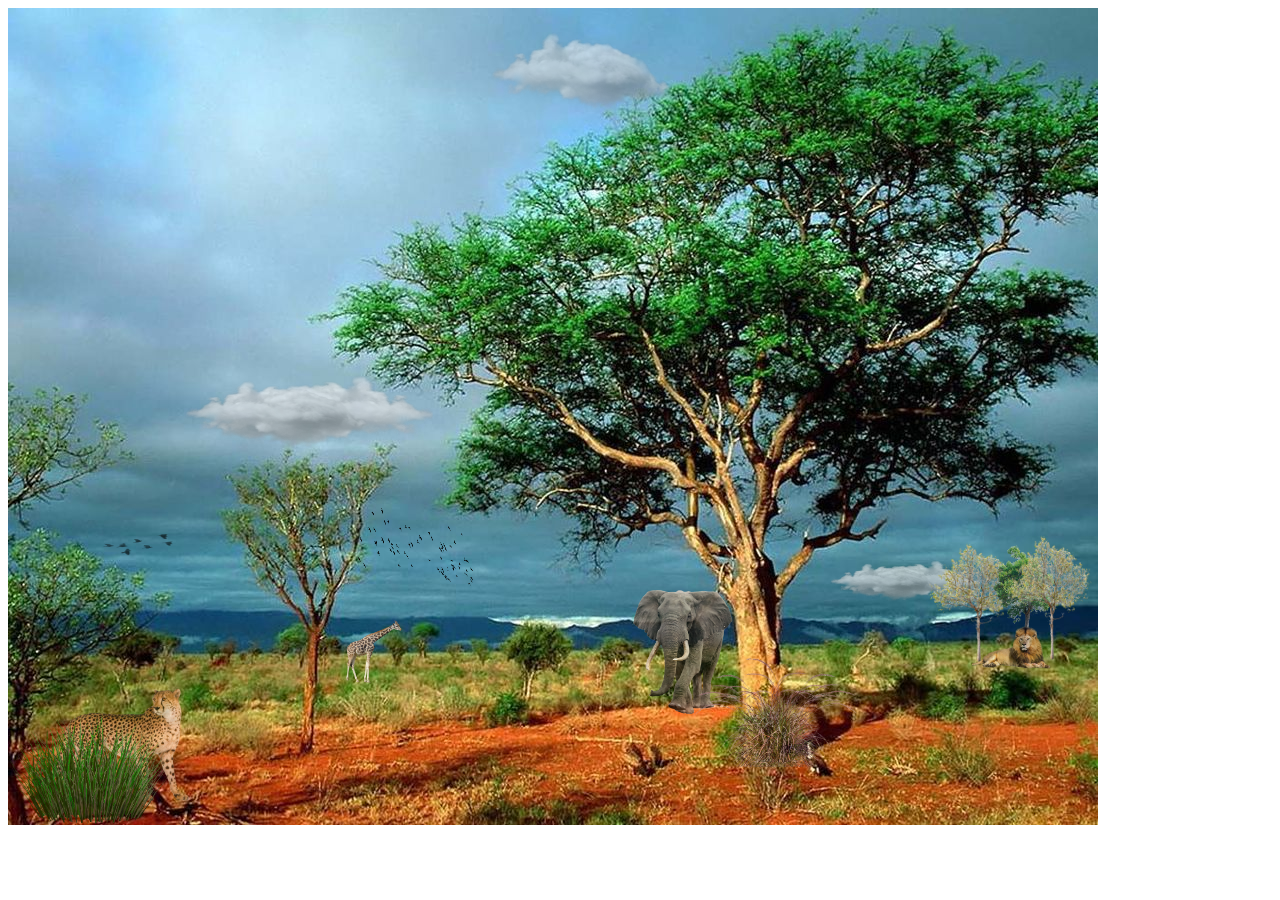
<file: HW4/index.html>
<!DOCTYPE html>
<html lang="ua">
<head>
    <meta charset="UTF-8">
    <meta name="viewport" content="width=device-width, initial-scale=1.0">
    <meta http-equiv="X-UA-Compatible" content="ie=edge">
    <title>Document</title>
    <link rel="stylesheet" href="style.css">
</head>
<body>
    <div class="container">
        <div class="objects">
            <img class="img1" src="img/gepard.png" alt="gepard">
            <img class="img2" src="img/elephant1.png" alt="elephant">
            <img class="img3" src="img/cloud1.png" alt="cloud">
            <img class="img4" src="img/cloud2.png" alt="cloud">
            <img class="img5" src="img/tree1.png" alt="tree">
            <img class="img6" src="img/tree2.png" alt="tree">
            <img class="img7" src="img/lion.png" alt="lion">
            <img class="img8" src="img/giraffe.png" alt="giraffe">
            <img class="img9" src="img/tree2.png" alt="tree">
            <img class="img10" src="img/birds.png" alt="birds">
            <img class="img11" src="img/birds1.png" alt="birds">
            <img class="img12" src="img/grass.png" alt="grass">
            <img class="img13" src="img/cloud2.png" alt="cloud">
            <img class="img14" src="img/grass2.png" alt="grass">
        </div>      
    </div>    
</body>
</html>
</file>
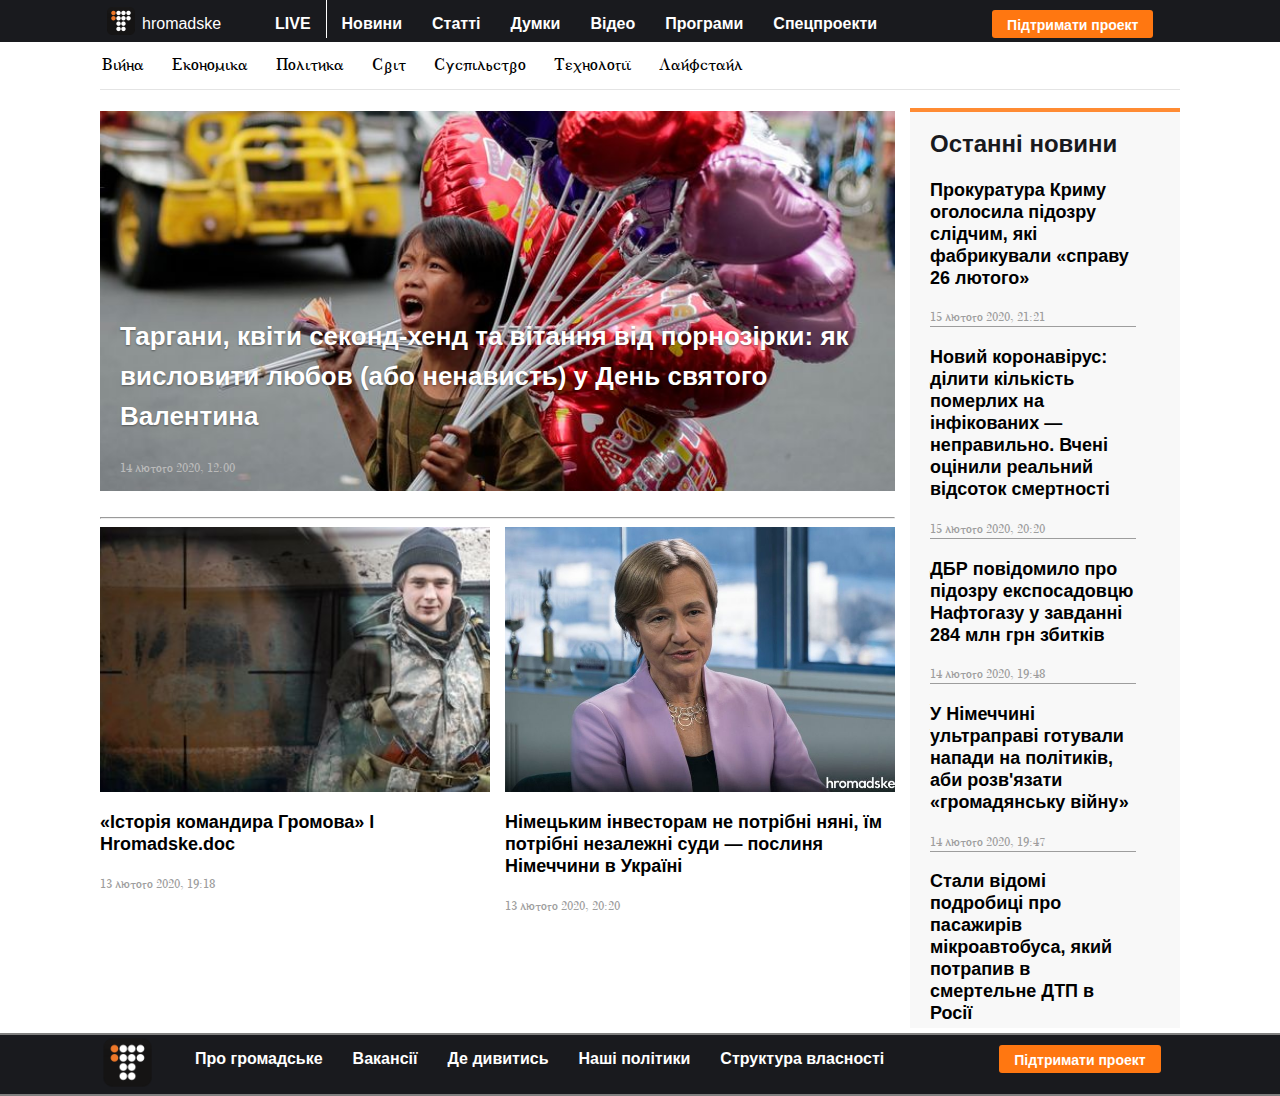
<file: HW5/index.html>
<!DOCTYPE html>
<html lang="ua">
<head>
    <meta charset="UTF-8">
    <meta name="viewport" content="width=device-width, initial-scale=1.0">
    <title>Громадське телебачення</title>
    <link rel="stylesheet" href="style.css">
</head>
<body>
    <header class="header">
        <div class="wrapper">
            <div class="logo">
                <img class="logo__image" src="img/logo.png" alt="logo">
                <span class="logo__description">hromadske</span>            
            </div>
            <nav class="header-navigation">
                <ul class="header-navigation__items">
                    <li class="header-navigation__item"><a href="javascript:void(0);">LIVE</a></li>
                    <li class="header-navigation__item"><a href="javascript:void(0);">Новини</a></li>
                    <li class="header-navigation__item"><a href="javascript:void(0);">Статті</a></li>
                    <li class="header-navigation__item"><a href="javascript:void(0);">Думки</a></li>
                    <li class="header-navigation__item"><a href="javascript:void(0);">Відео</a></li>
                    <li class="header-navigation__item"><a href="javascript:void(0);">Програми</a></li>
                    <li class="header-navigation__item"><a href="javascript:void(0);">Спецпроекти</a></li>
                    <li class="header-navigation__item"><a href="javascript:void(0);" id="donate">Підтримати проект</a></li>             
                </ul>
            </nav>
        </div>
    </header>
    <nav class="sub-header-navigation">
        <div class="wrapper">
            <ul class="menu">
                <li class="menu__item"><a href="javascript:void(0);">Війна</a>
                    <ul class="menu__s-items">
                        <li class="menu__s-item"><a href="javascript:void(0);">Донбас</a></li>
                        <li class="menu__s-item"><a href="javascript:void(0);">Крим</a></li>
                    </ul>                                         
                </li>
                <li class="menu__item"><a href="javascript:void(0);">Економіка</a>
                    <ul class="menu__s-items">
                        <li class="menu__s-item"><a href="javascript:void(0);">Бізнес</a></li>
                        <li class="menu__s-item"><a href="javascript:void(0);">Фінанси</a></li>
                        <li class="menu__s-item"><a href="javascript:void(0);">Енергетика</a></li>
                    </ul>                  
                </li>
                <li class="menu__item"><a href="javascript:void(0);">Політика</a>
                    <ul class="menu__s-items">
                        <li class="menu__s-item"><a href="javascript:void(0);">Вибори</a></li>
                        <li class="menu__s-item"><a href="javascript:void(0);">Реформи</a></li>        
                    </ul>                   
                </li>
                <li class="menu__item"><a href="javascript:void(0);">Світ</a>
                    <ul class="menu__s-items">
                        <li class="menu__s-item"><a href="javascript:void(0);">Близький Схід</a></li>
                        <li class="menu__s-item"><a href="javascript:void(0);">Європа</a></li>
                        <li class="menu__s-item"><a href="javascript:void(0);">США</a></li>
                        <li class="menu__s-item"><a href="javascript:void(0);">Росія</a></li>         
                    </ul>  
                </li>
                <li class="menu__item"><a href="javascript:void(0);">Суспільство</a>
                    <ul class="menu__s-items">
                        <li class="menu__s-item"><a href="javascript:void(0);">Корупція</a></li>
                        <li class="menu__s-item"><a href="javascript:void(0);">Освіта</a></li>
                        <li class="menu__s-item"><a href="javascript:void(0);">Екологія</a></li>         
                    </ul>                  
                </li>
                <li class="menu__item"><a href="javascript:void(0);">Технології</a>
                    <ul class="menu__s-items">
                        <li class="menu__s-item"><a href="javascript:void(0);">Гаджети</a></li>
                        <li class="menu__s-item"><a href="javascript:void(0);">Кібербезпека</a></li>
                        <li class="menu__s-item"><a href="javascript:void(0);">Наука</a></li>
                        <li class="menu__s-item"><a href="javascript:void(0);">Космос</a></li>         
                    </ul>                 
                </li>
                <li class="menu__item"><a href="javascript:void(0);">Лайфстайл</a>
                    <ul class="menu__s-items">
                        <li class="menu__s-item"><a href="javascript:void(0);">Музика</a></li>
                        <li class="menu__s-item"><a href="javascript:void(0);">Кіно</a></li>
                        <li class="menu__s-item"><a href="javascript:void(0);">Театр</a></li>
                        <li class="menu__s-item"><a href="javascript:void(0);">Здоров'я</a></li>
                        <li class="menu__s-item"><a href="javascript:void(0);">Спорт</a></li>         
                    </ul>                    
                </li>
            </ul>
        </div>
    </nav>

    <main>
        <div class="wrapper">
            <article class="newsBlock">                
                <section class="wideCard">                
                    <div class="wideCard__image image3">
                        <h1 class="wideCard__title"><a href="javascript:void(0);">Таргани, квіти секонд-хенд та вітання від порнозірки: як висловити любов (або ненависть) у День святого Валентина</a> </h1>
                        <time class="wideCard__time" datetime="2020-02-14T12:00">14 лютого 2020, 12:00</time>
                        <!--Some image-->
                    </div>
                    
                </section>
                <br>
                <hr class='wideCard__border-bottom'>
    
                <section class="NewsCard">
                    <div class="NewsCard__image image1">
                        <!--Some image-->                        
                    </div>
                    <h3 class="NewsCard__title"><a href="javascript:void(0);">«Історія командира Громова» l Hromadske.doc
                    </a></h3>
                    <time class="NewsCard__time" datetime="2020-02-13T19:18">13 лютого 2020, 19:18</time>
                </section>
    
                <section class="NewsCard">
                    <div class="NewsCard__image image2">
                        <!--Some image-->
                    </div>
                    <h3 class="NewsCard__title"><a href="javascript:void(0);">Німецьким інвесторам не потрібні няні, їм потрібні незалежні суди — послиня Німеччини в Україні
                    </a></h3>
                    <time class="NewsCard__time" datetime="2020-02-13T20:20">13 лютого 2020, 20:20</time>                    
                </section>
            </article>
            <aside class="newsBar">
                <section class="newsBar__content">
                    <h2 class="newsBar__title">Останні новини</h2>
                    <article class="lastNews">
                        <h3 class="lastNews__title"><a href="javascript:void(0);">Прокуратура Криму оголосила підозру слідчим, які фабрикували «справу 26 лютого»</a></h3>
                        <time class="lastNews__time" datetime="2020-02-15T21:21">15 лютого 2020, 21:21</time>
                    </article>
                    <article class="lastNews">
                        <h3 class="lastNews__title"><a href="javascript:void(0);">Новий коронавірус: ділити кількість померлих на інфікованих — неправильно. Вчені оцінили реальний відсоток смертності</a></h3>
                        <time class="lastNews__time" datetime="2020-02-15T20:20">15 лютого 2020, 20:20</time>
                    </article>
                    <article class="lastNews">
                        <h3 class="lastNews__title"><a href="javascript:void(0);">ДБР повідомило про підозру експосадовцю Нафтогазу у завданні 284 млн грн збитків</a></h3>
                        <time class="lastNews__time" datetime="2020-02-14T19:48">14 лютого 2020, 19:48</time>
                    </article>
                    <article class="lastNews">
                        <h3 class="lastNews__title"><a href="javascript:void(0);">У Німеччині ультраправі готували напади на політиків, аби розв'язати «громадянську війну»</a></h3>
                        <time class="lastNews__time" datetime="2020-02-14T19:47">14 лютого 2020, 19:47</time>
                    </article>
                    <article class="lastNews">
                        <h3 class="lastNews__title"><a href="javascript:void(0);">Стали відомі подробиці про пасажирів мікроавтобуса, який потрапив в смертельне ДТП в Росії</a></h3>
                        <time class="lastNews__time" datetime="2020-02-14T19:46">14 лютого 2020, 19:46</time>
                    </article>
                    <article class="lastNews">
                        <h3 class="lastNews__title"><a href="javascript:void(0);">«Схеми» та «UA: Перший» відреагували на заяву ОП щодо сюжету про візит Зеленського до Оману</a></h3>
                        <time class="lastNews__time" datetime="2020-02-14T16:48">14 лютого 2020, 16:48</time>
                    </article>
                    <article class="lastNews">
                        <h3 class="lastNews__title"><a href="javascript:void(0);">Прокуратура Криму оголосила підозру слідчим, які фабрикували «справу 26 лютого»</a></h3>
                        <time class="lastNews__time" datetime="2020-02-14T12:28">14 лютого 2020, 12:28</time>
                    </article>
                </section>
            </aside>
        </div> 
    </main>      
    <footer class="footer">
        <div class="wrapper">
            <div class="footer__logo">
                <img class="footer__image" src="img/logo.png" alt="logo">          
            </div>
            <nav class="footer__navigation">
                <ul class="footer__items">
                    <li class="footer__item"><a href="javascript:void(0);">Про громадське</a></li>
                    <li class="footer__item"><a href="javascript:void(0);">Вакансії</a></li>
                    <li class="footer__item"><a href="javascript:void(0);">Де дивитись</a></li>      
                    <li class="footer__item"><a href="javascript:void(0);">Наші політики</a></li>
                    <li class="footer__item"><a href="javascript:void(0);">Структура власності</a></li>
                    <li class="footer__item"><a href="javascript:void(0);" id="donate2">Підтримати проект</a></li>  
                </ul>
            </nav>
        </div>
    </footer>             
</body>
</html>
</file>
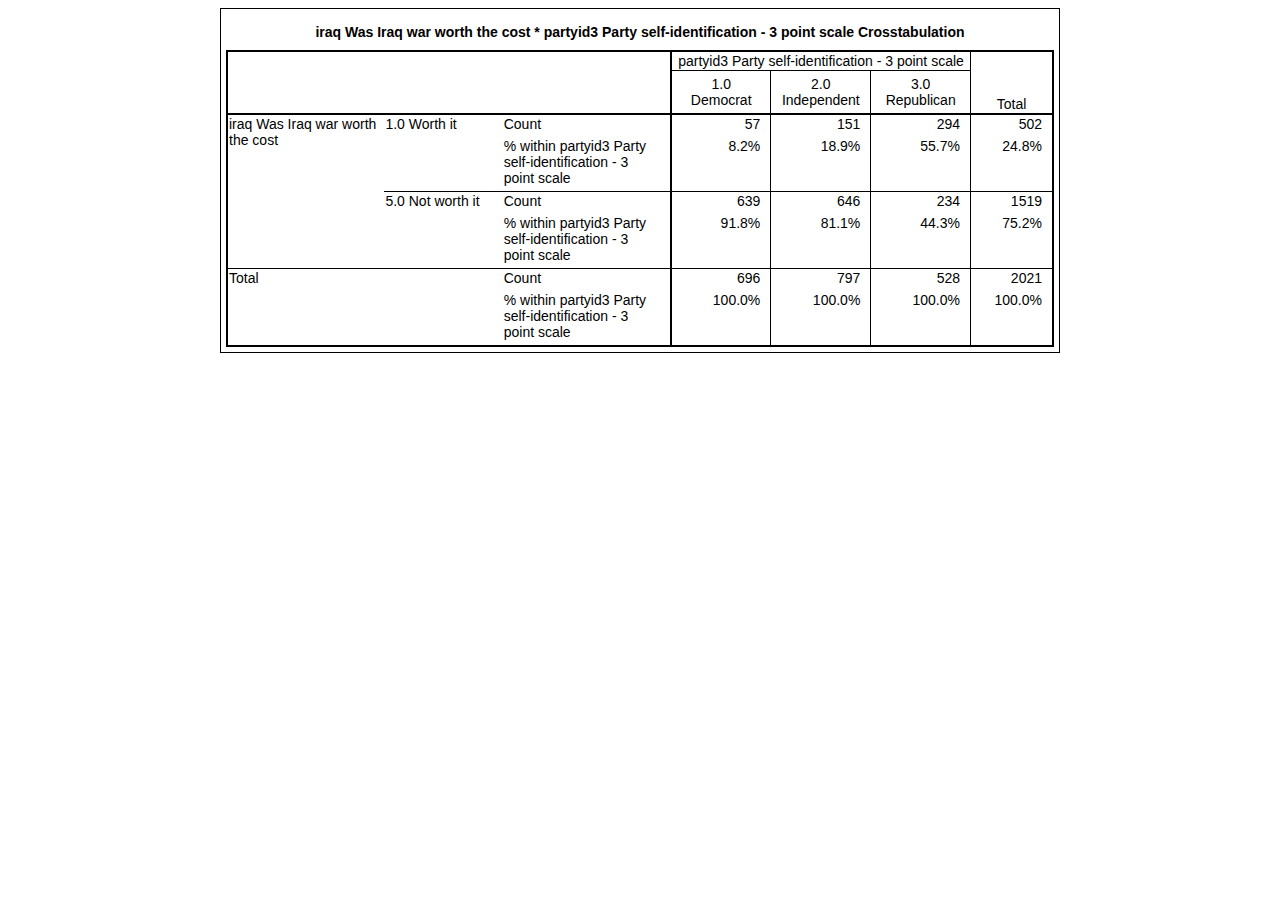
<file: HW6/index.html>
<!DOCTYPE html>
<html lang="en">
<head>
    <meta charset="UTF-8">
    <meta name="viewport" content="width=device-width, initial-scale=1.0">
    <link rel="stylesheet" href="style.css">
    <title>Table</title>
</head>
<body>
    <div  class="table">
        <table class="table-body">
            <caption class="table-body__title">iraq Was Iraq war worth the cost * partyid3 Party self-identification - 3 point scale Crosstabulation</caption>
            <thead class="table-body__head">
                <tr class="table-body__1st-row" >
                    <th colspan="3" rowspan="3"></th>                
                    <th colspan="3">partyid3 Party self-identification - 3 point scale</th>
                    <th class="width-xs" rowspan="3">Total</th>
                </tr>
                <tr class="table-body__3rd-row">                    
                    <th class="width-s">1.0<br>Democrat</th>
                    <th class="width-s">2.0<br>Independent</th>
                    <th class="width-s">3.0<br>Republican</th>

                </tr>
            </thead>
            <tbody class="table-body__body">
                <tr class="table-body__4th-row">
                    <td class="width-l" rowspan="4">iraq Was Iraq war worth the cost</td>
                    <td  class="width-m" rowspan="2">1.0 Worth it</td>
                    <td class="width-l">Count</td>
                    <td>57</td>
                    <td>151</td>
                    <td>294</td>
                    <td>502</td>
                </tr>
                <tr class="table-body__5th-row">                  
                    <td class="width-l">% within partyid3 Party self-identification - 3 point scale</td>
                    <td>8.2%</td>
                    <td>18.9%</td>
                    <td>55.7%</td>
                    <td>24.8%</td>
                </tr>
                <tr class="table-body__6th-row">                    
                    <td rowspan="2">5.0 Not worth it</td>
                    <td class="width-l">Count</td>
                    <td>639</td>
                    <td>646</td>
                    <td>234</td>
                    <td>1519</td>
                </tr>
                <tr class="table-body__7th-row">
                    <td class="width-l">% within partyid3 Party self-identification - 3 point scale</td>
                    <td>91.8%</td>
                    <td>81.1%</td>
                    <td>44.3%</td>
                    <td>75.2%</td>
                </tr>               

            </tbody>
            <tfoot class="table-body__footer">
                <tr class="table-body__8th-row">
                    <td rowspan="2" colspan="2">Total</td>
                    <td class="width-l">Count</td>
                    <td>696</td>
                    <td>797</td>
                    <td>528</td>
                    <td>2021</td>
                </tr>
                <tr class="table-body__9th-row">
                    <td class="width-l">% within partyid3 Party self-identification - 3 point scale</td>
                    <td>100.0%</td>
                    <td>100.0%</td>
                    <td>100.0%</td>
                    <td>100.0%</td>
                </tr>              

            </tfoot>

        </table>
    </div>    
</body>
</html>
</file>
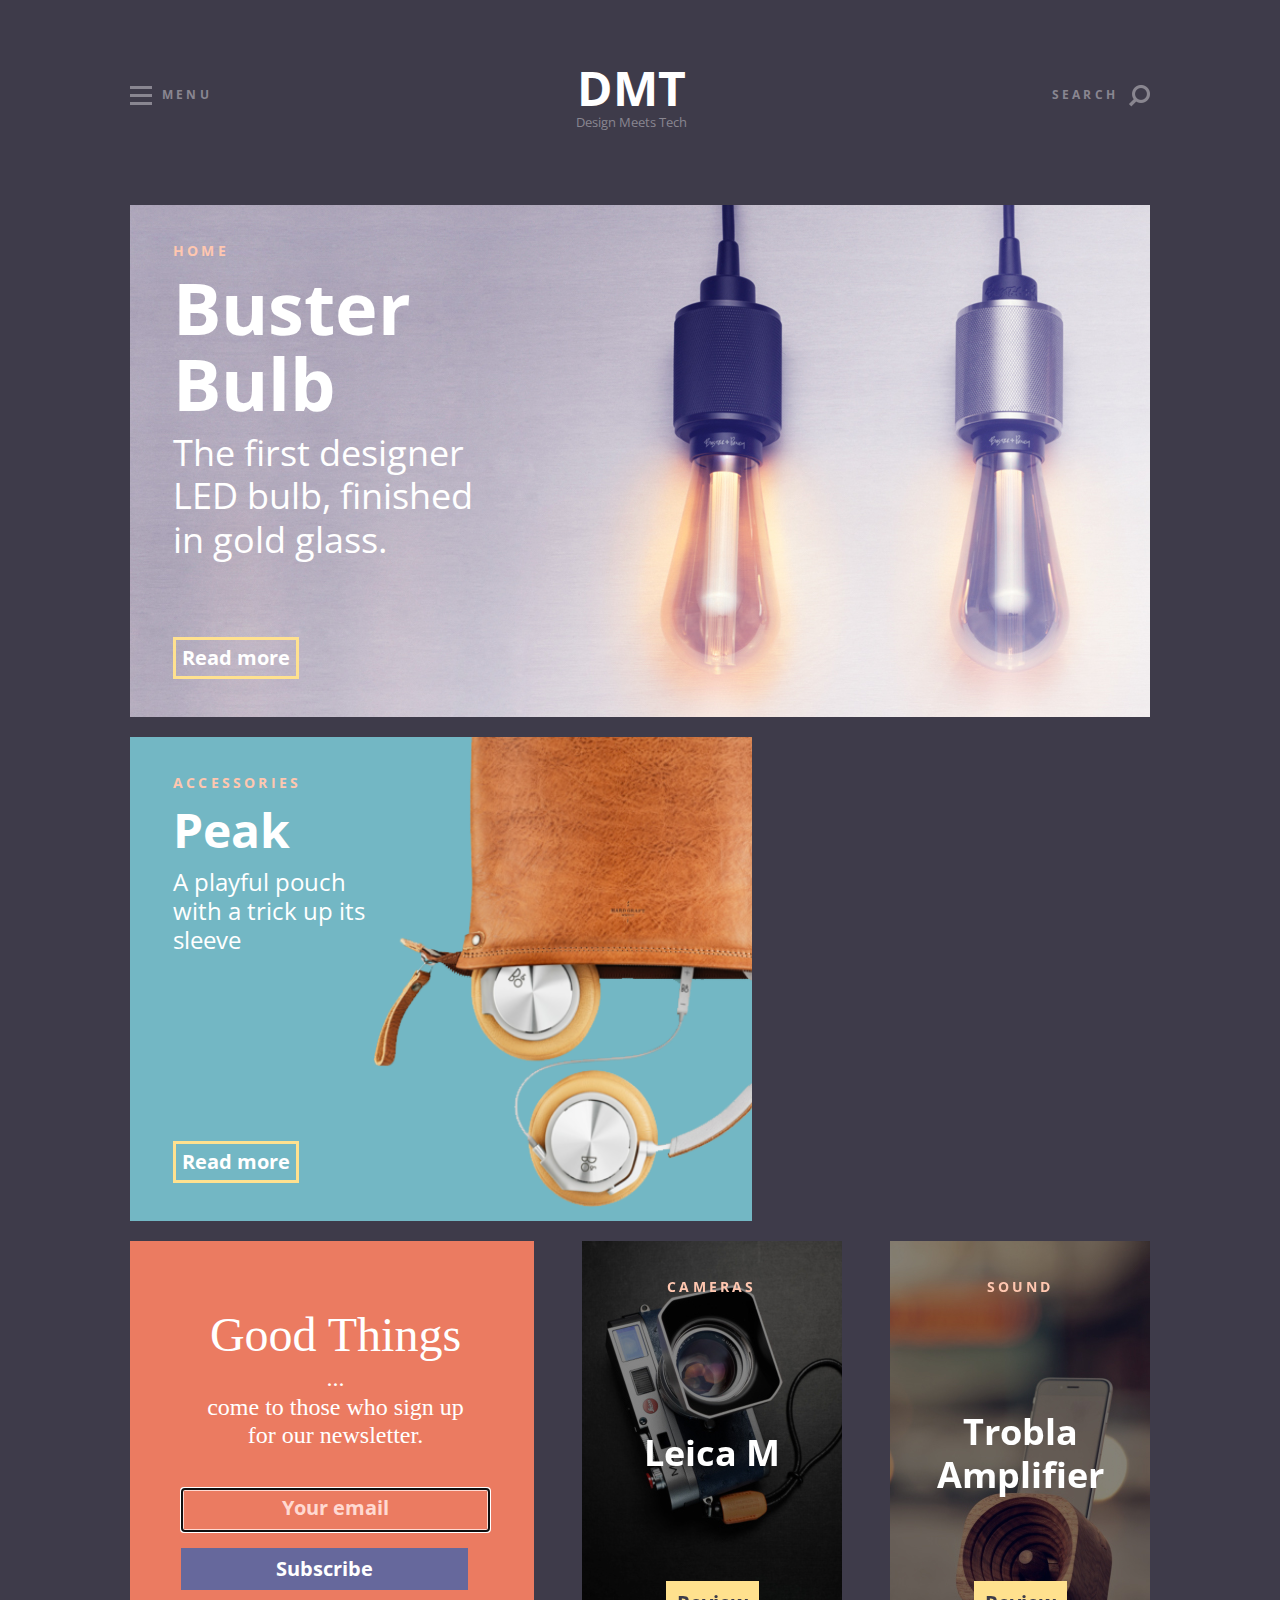
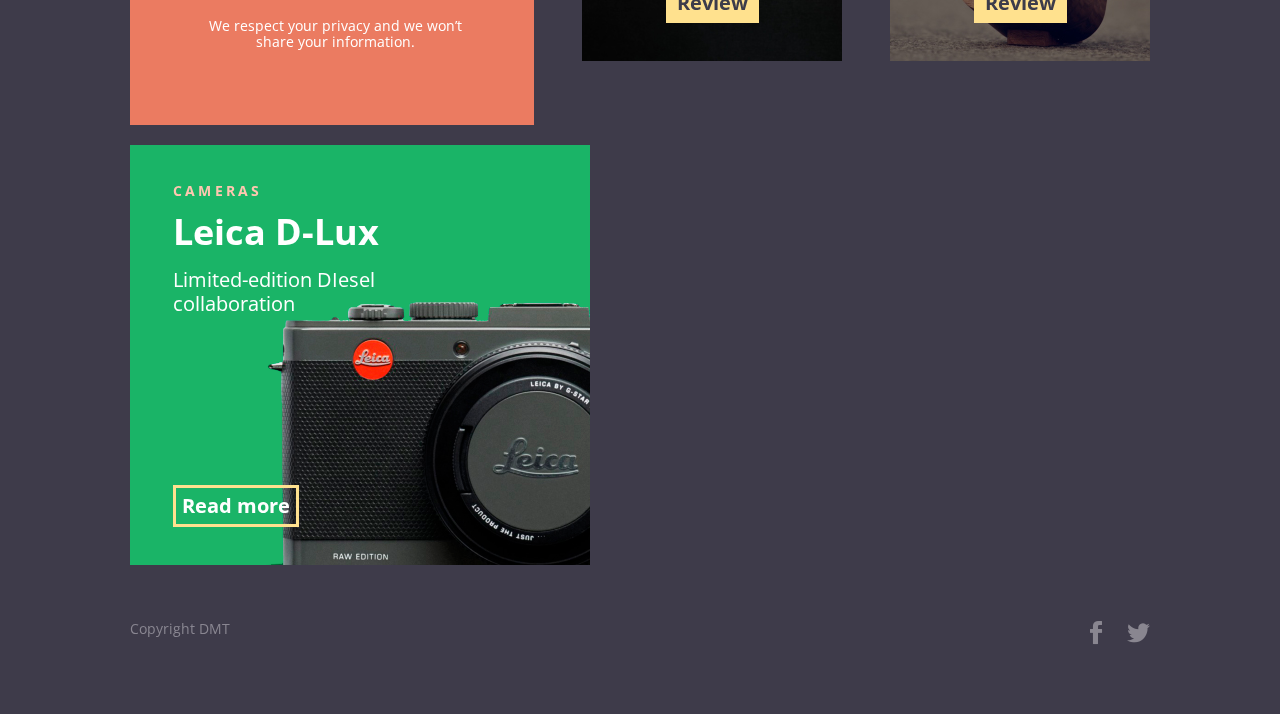
<file: HW7/index.html>
<!DOCTYPE html>
<html lang="en">
<head>
    <meta charset="UTF-8">
    <meta name="viewport" content="width=device-width, initial-scale=1.0">
    <title>Document</title>
    <link rel="stylesheet" href="normalize.css">
    <link rel="stylesheet" href="style.css">
    <link href="https://fonts.googleapis.com/css?family=Open+Sans:300,400,700&display=swap" rel="stylesheet">
</head>
<body>
    <header class="header">
        <div class="wrapper">
            <div class="header__menu">
                <a class="header__burgermenu" href="javascript:void(0)">Menu</a>

                <div class="header__logo">
                    <span>DMT</span> <br> Design Meets Tech
                </div>
                   
                <a class="header__search" href="javascript:void(0)">Search</a>
                
            </div>
        </div>
    </header>
    
    <main class="content">
        <div class="wrapper">            
            <section class="content">

                <article class="content__bulb">
                    <!--some image on background-->
                    <a href="javascript:void(0)" class="content__rubric">Home</a>
                    <h1 class="content__bulb-title"><a href="javascript:void(0)">Buster <br> Bulb</a></h3>
                    <h2  class="content__bulb-description"> The first designer <br>  LED bulb, finished <br> in gold glass.</h4>
                    <a href="javascript:void(0)" class="content__readMore">Read more</a>                     
                </article>



                <article class="content__peak">
                    <!--some image on background-->
                    <a href="javascript:void(0)" class="content__rubric">Accessories</a>
                    <h3 class="content__peak-title"><a href="javascript:void(0)">Peak</a></h3>
                    <h4 class="content__peak-description"> A playful pouch<br>with a trick up its<br>sleeve</h4>
                    <a href="javascript:void(0)" class="content__readMore">Read more</a>                     
                </article>

                <article class="content__joinUs">
                    <h3 class="content__joinUs-title">Good Things</h3>
                    <h4 class="content__joinUs-description">... <br> come to those who sign up <br> for our newsletter.</h4>

                    <form action="mailto:vladislavkozlov2101@gmail.com" method="POST">
                        <p>
                            <label><input class="field__email" name='email' type="email" autofocus placeholder="Your email"></label>              
                        </p>
                        <p>
                            <input class="btn__submit" type="submit" value="Subscribe">
                        </p>
                    </form>                       
                    <p class="content__joinUs-safety">We respect your privacy and we won’t <br> share your information.</p>                        
                </article>



                <article class="content__leica">
                    <!--some image on background-->
                    <a href="javascript:void(0)" class="content__rubric">Cameras</a>
                    <h3 class="content__leica-title"><a href="javascript:void(0)">Leica M</a></h3>
                    <a href="javascript:void(0)" class="content__review">Review</a>                     
                </article>

                <article class="content__trobla">
                    <!--some image on background-->
                    <a href="javascript:void(0)" class="content__rubric">Sound</a>
                    <h3 class="content__trobla-title"><a href="javascript:void(0)">Trobla <br> Amplifier</a></h3>
                    <a href="javascript:void(0)" class="content__review">Review</a>                                               
                </article>

                <article class="content__leicaDlux">
                    <!--some image on background-->
                    <a href="javascript:void(0)" class="content__rubric">Cameras</a>
                    <h3 class="content__leicaDlux-title"><a href="javascript:void(0)">Leica D-Lux</a></h3>
                    <h4 class="content__leicaDlux-description"> Limited-edition DIesel <br> collaboration</h4>
                    <a href="javascript:void(0)" class="content__readMore">Read more</a>                     
                </article>

            </section>
        </div>
    </main>


    <footer class="footer">
        <div class="wrapper">
            <div class="footer__elements">
                <div class="footer__copyright">
                    Copyright DMT
                </div>
                <div class="footer__networks">             
                    <a class="footer__networks-facebook" href="javascript:void(0)">
                        <img src="img/facebook-i.png" alt="We are on facebook">
                    </a>
                    <a class="footer__networks-twitter" href="javascript:void(0)">
                        <img src="img/twitter-i.png" alt="We are on twitter">
                    </a>  
                </div>  
            </div>
        </div>
    </footer>
    
</body>
</html>
</file>
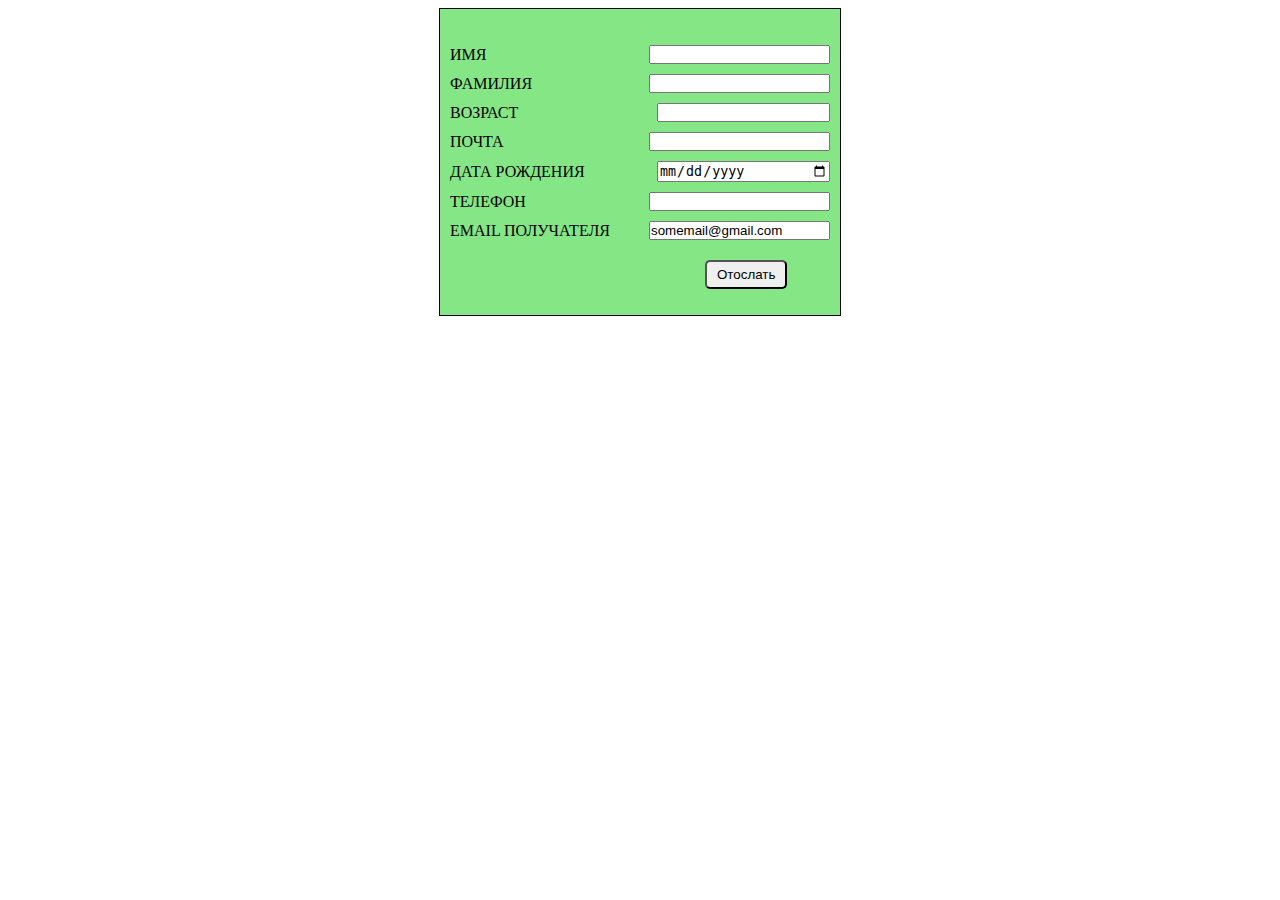
<file: HW8/index.html>
<!DOCTYPE html>
<html lang="ru">
<head>
    <meta charset="UTF-8">
    <meta name="viewport" content="width=device-width, initial-scale=1.0">
    <title>Forms</title>
    <link rel="stylesheet" href="style.css">
</head>
<body>
    <form method="POST" action="http://nickblack.pro/send.php">
        <ul class="form">
            <li>
                <label for="form__name">Имя</label>
                <input type="text" id="form__name" name="fname" required>
            </li>

            <li>
                <label for="form__sname">Фамилия</label>
                <input type="text" id="form__sname" name="sname">
            </li>

            <li>
                <label for="form__age">Возраст</label>
                <input type="number" id="form__age" name="age" min="1" max="100">
            </li>

            <li>
                <label for="form__mail">Почта</label>
                <input type="email" id="form__mail" name="mail">
            </li>

            <li>
                <label for="form__bday">Дата рождения</label>
                <input type="date" id="form__bday" name="bday">
            </li>

            <li>
                <label for="form__phone">Телефон</label>
                <input type="tel" id="form__phone" name="phone" required>
            </li>


            <li>
                <label for="form__mymail">Email получателя</label>
                <input type="email" id="form__mail" name="mymail" required readonly value="somemail@gmail.com">
            </li>
                          
            <li>
                <input type="submit" value="Отослать" class="form-btn">
            </li>
        </ul>
    </form>    
</body>
</html>
</file>
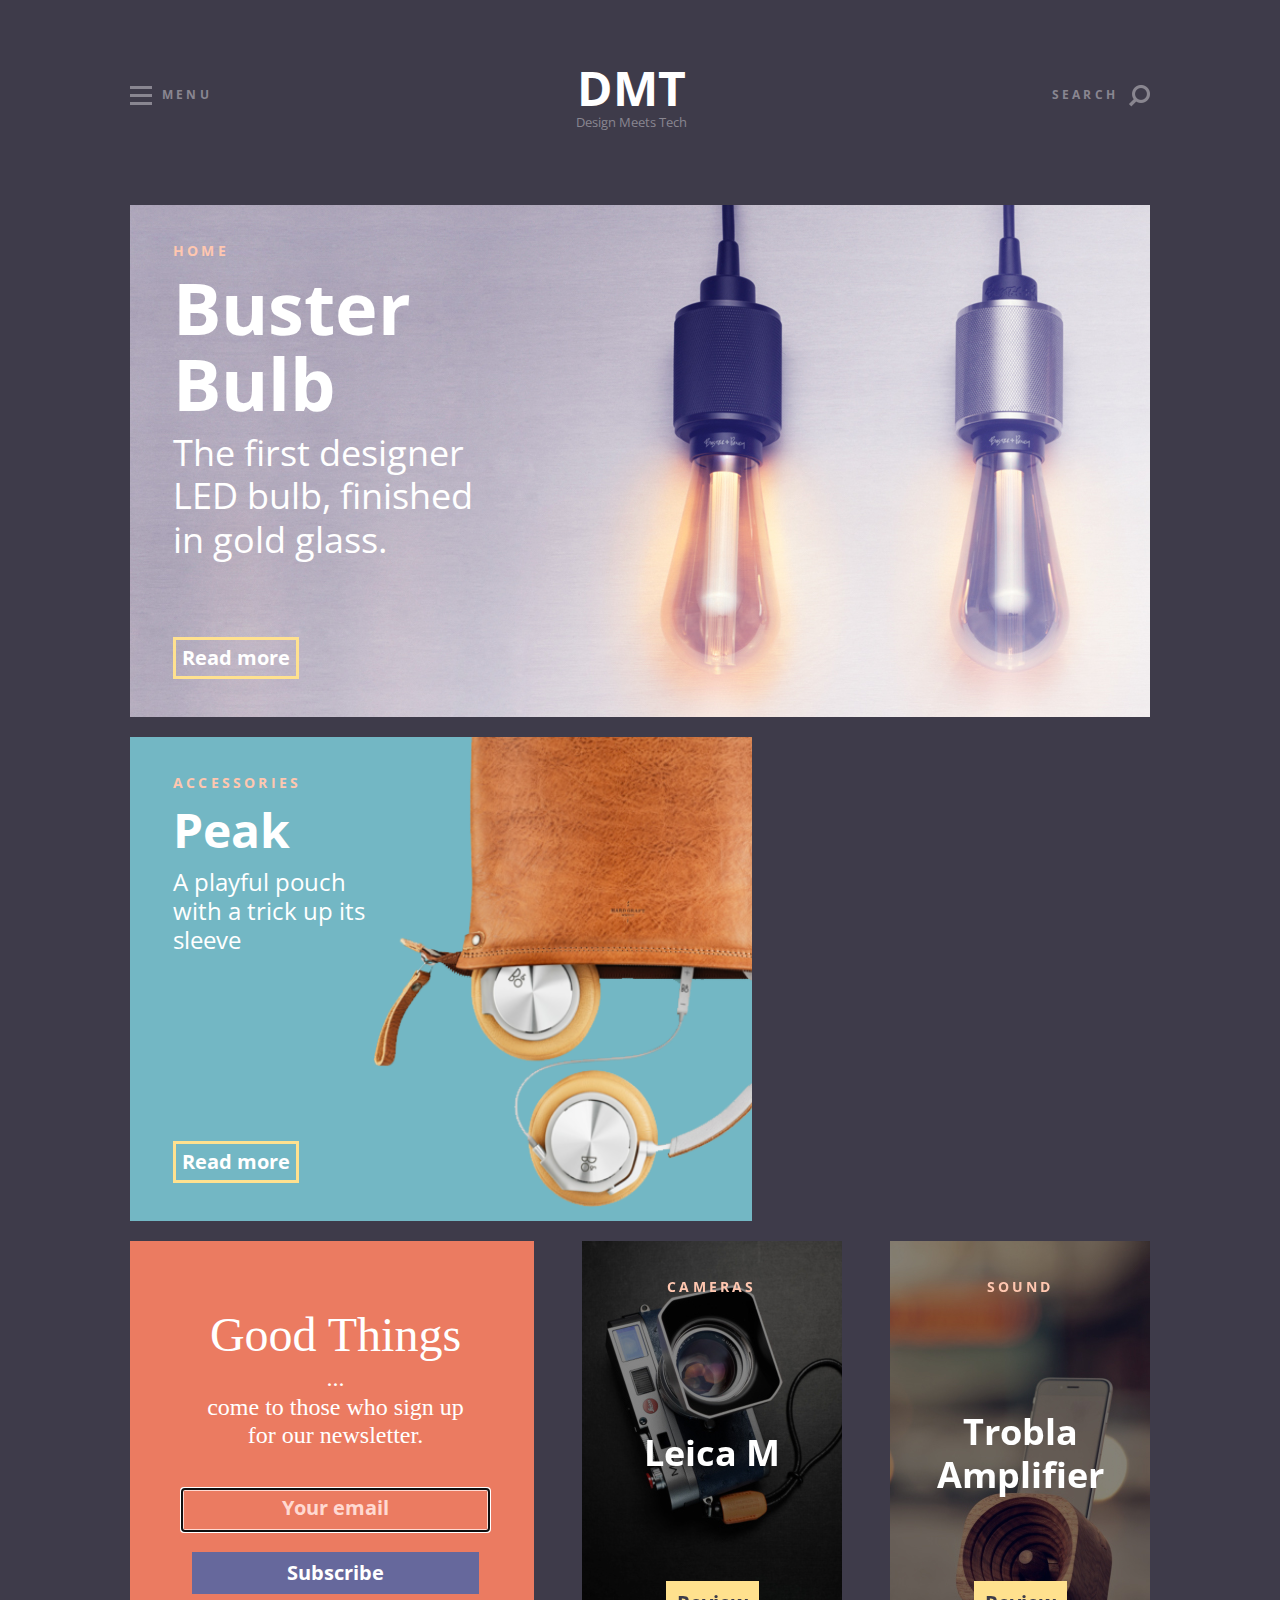
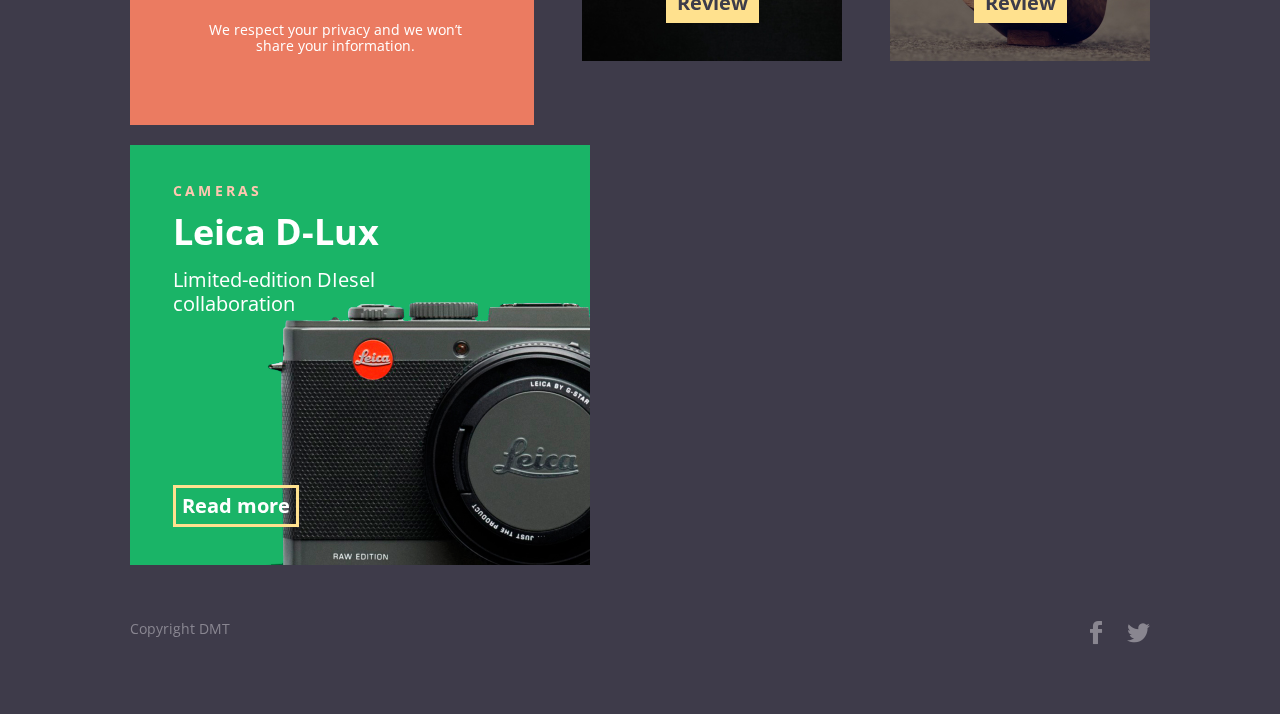
<file: HW9/index.html>
<!DOCTYPE html>
<html lang="en">
<head>
    <meta charset="UTF-8">
    <meta name="viewport" content="width=device-width, initial-scale=1.0">
    <title>Document</title>
    <link rel="stylesheet" href="normalize.css">
    <link rel="stylesheet" href="style.css">
    <link href="https://fonts.googleapis.com/css?family=Open+Sans:300,400,700&display=swap" rel="stylesheet">
    <link rel="stylesheet" href="media.css">
</head>
<body>
    <header class="header">
        <div class="wrapper">
            <div class="header__menu">
                <a class="header__burgermenu" href="javascript:void(0)">Menu</a>

                <div class="header__logo">
                    <span>DMT</span> <br> Design Meets Tech
                </div>
                   
                <a class="header__search" href="javascript:void(0)">Search</a>
                
            </div>
        </div>
    </header>
    
    <main class="content">
        <div class="wrapper">            
            <section class="content">

                <article class="content__bulb">
                    <!--some image on background-->
                    <a href="javascript:void(0)" class="content__rubric">Home</a>
                    <h1 class="content__bulb-title"><a href="javascript:void(0)">Buster <br> Bulb</a></h3>
                    <h2  class="content__bulb-description"> The first designer <br>  LED bulb, finished <br> in gold glass.</h4>
                    <a href="javascript:void(0)" class="content__readMore">Read more</a>                     
                </article>



                <article class="content__peak">
                    <!--some image on background-->
                    <a href="javascript:void(0)" class="content__rubric">Accessories</a>
                    <h3 class="content__peak-title"><a href="javascript:void(0)">Peak</a></h3>
                    <h4 class="content__peak-description"> A playful pouch<br>with a trick up its<br>sleeve</h4>
                    <a href="javascript:void(0)" class="content__readMore">Read more</a>                     
                </article>

                <article class="content__joinUs">
                    <h3 class="content__joinUs-title">Good Things</h3>
                    <h4 class="content__joinUs-description">... <br> come to those who sign up <br> for our newsletter.</h4>
                    
                    <form action="mailto:vladislavkozlov2101@gmail.com" method="POST">
                        <ul>
                            <li>
                                <label><input class="field__email" name='email' type="email" autofocus placeholder="Your email"></label>
                            </li>
                            <li>
                                <input class="btn__submit" type="submit" value="Subscribe">
                            </li>
                        </ul>
                    </form>                       
                    <p class="content__joinUs-safety">We respect your privacy and we won’t <br> share your information.</p>                        
                </article>



                <article class="content__leica">
                    <!--some image on background-->
                    <a href="javascript:void(0)" class="content__rubric">Cameras</a>
                    <h3 class="content__leica-title"><a href="javascript:void(0)">Leica M</a></h3>
                    <a href="javascript:void(0)" class="content__review">Review</a>                     
                </article>

                <article class="content__trobla">
                    <!--some image on background-->
                    <a href="javascript:void(0)" class="content__rubric">Sound</a>
                    <h3 class="content__trobla-title"><a href="javascript:void(0)">Trobla <br> Amplifier</a></h3>
                    <a href="javascript:void(0)" class="content__review">Review</a>                                               
                </article>

                <article class="content__leicaDlux">
                    <!--some image on background-->
                    <a href="javascript:void(0)" class="content__rubric">Cameras</a>
                    <h3 class="content__leicaDlux-title"><a href="javascript:void(0)">Leica D-Lux</a></h3>
                    <h4 class="content__leicaDlux-description"> Limited-edition DIesel <br> collaboration</h4>
                    <a href="javascript:void(0)" class="content__readMore">Read more</a>                     
                </article>

            </section>
        </div>
    </main>


    <footer class="footer">
        <div class="wrapper">
            <div class="footer__elements">
                <div class="footer__copyright">
                    Copyright DMT
                </div>
                <div class="footer__networks">             
                    <a class="footer__networks-facebook" href="javascript:void(0)">
                        <img src="img/facebook-i.png" alt="We are on facebook">
                    </a>
                    <a class="footer__networks-twitter" href="javascript:void(0)">
                        <img src="img/twitter-i.png" alt="We are on twitter">
                    </a>  
                </div>  
            </div>
        </div>
    </footer>
    
</body>
</html>
</file>
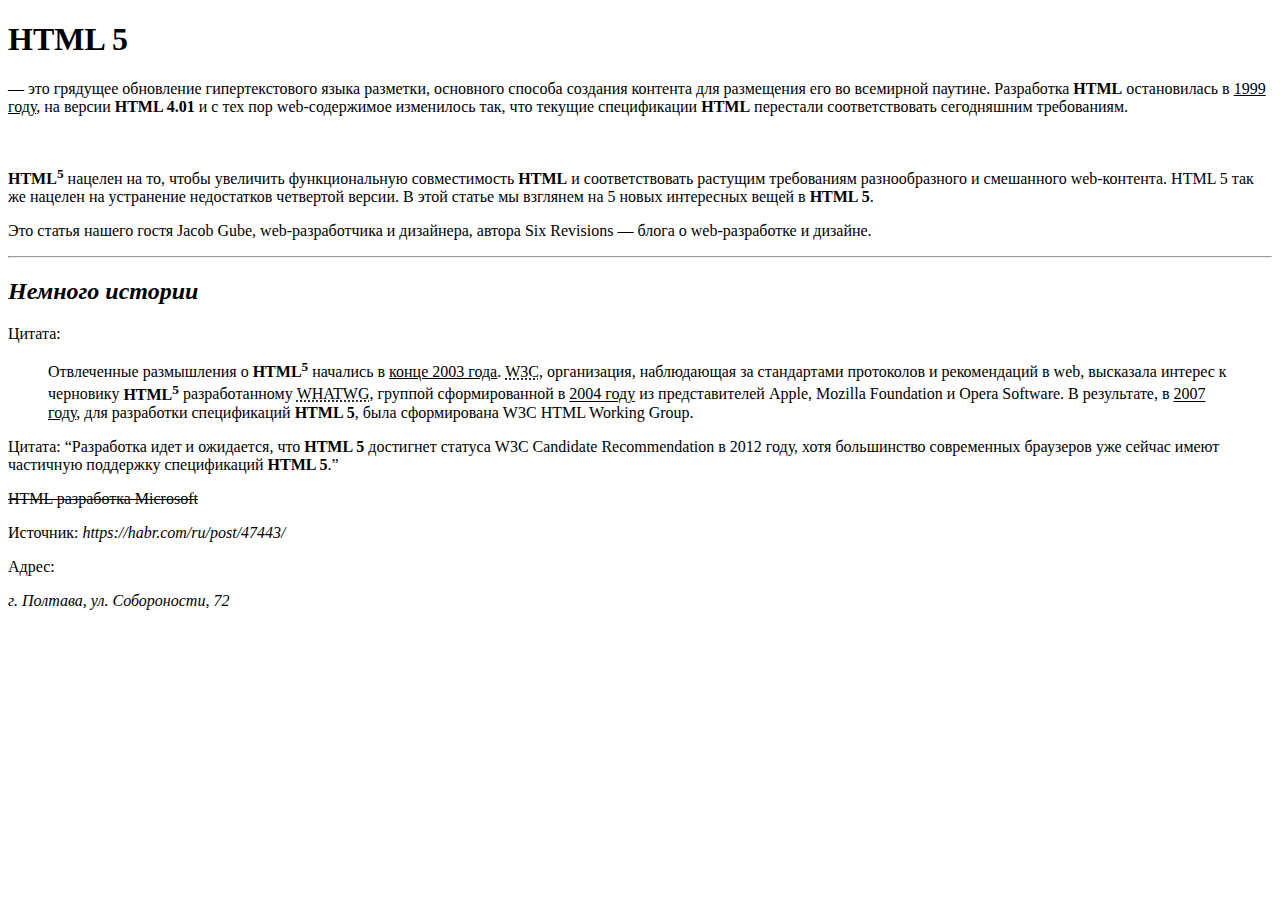
<file: Kozlov V.V. HW-1.html>
<!DOCTYPE html>
<html lang="ua">
<head>
    <meta charset="UTF-8">
    <meta name="viewport" content="width=device-width, initial-scale=1.0">
    <meta http-equiv="X-UA-Compatible" content="ie=edge">
    <title>Homework1</title>
</head>
<body>

    <h1>HTML 5</h1>

    <p>
        — это грядущее обновление гипертекстового языка разметки, основного способа создания контента
         для размещения его во всемирной паутине. Разработка <b>HTML</b> остановилась 
        в <ins>1999 году</ins>, на версии  <b>HTML 4.01</b>  и с тех пор web-содержимое изменилось так, что текущие
         спецификации <b>HTML</b> перестали соответствовать сегодняшним требованиям.        
    </p>
    <br>
   
    <p>
        <b>HTML<sup>5</sup></b>  нацелен на то, чтобы увеличить функциональную совместимость <b>HTML</b>  и соответствовать растущим 
        требованиям разнообразного и смешанного web-контента. HTML 5 так же нацелен на устранение 
        недостатков четвертой версии. В этой статье мы взглянем на 5 новых интересных вещей в <b>HTML 5</b>.
    </p>

    <p>
        Это статья нашего гостя Jacob Gube, web-разработчика и дизайнера, автора Six Revisions — блога о web-разработке и дизайне.
    </p>

    <hr>

    <h2><i>Немного истории</i></h2>

    <p>

        Цитата:

        <blockquote>
            Отвлеченные размышления о <b>HTML<sup>5</sup></b> начались в  <ins>конце 2003 года</ins>.
            <abbr title="World Wide Web Consortium">W3C</abbr>, организация, наблюдающая
             за стандартами протоколов и рекомендаций в web, высказала интерес к черновику <b>HTML<sup>5</sup></b> разработанному
             <abbr title=" Web Hypertext Application Technology Working Group">WHATWG</abbr>, группой сформированной в <ins>2004 году</ins>
             из представителей Apple, Mozilla Foundation и Opera Software. В результате, в <ins>2007 году</ins>, для разработки спецификаций
             <b>HTML 5</b>, была сформирована W3C HTML Working Group.
        </blockquote>
    </p>

    <p>
        Цитата:
        <q>Разработка идет и ожидается, что <b>HTML 5</b>  достигнет статуса W3C Candidate Recommendation в 2012 году, хотя
        большинство современных браузеров уже сейчас имеют частичную поддержку 
        спецификаций <b>HTML 5</b>.</q>
    </p>

    <p>
        <del>HTML разработка Microsoft</del>
    </p>

    <p>
        Источник:
        <cite>
            https://habr.com/ru/post/47443/
        </cite>
    </p>

    <p>
        Адрес:
        <address>
            г. Полтава, ул. Собороности, 72
        </address>
    </p>

</body>
</html>
</file>
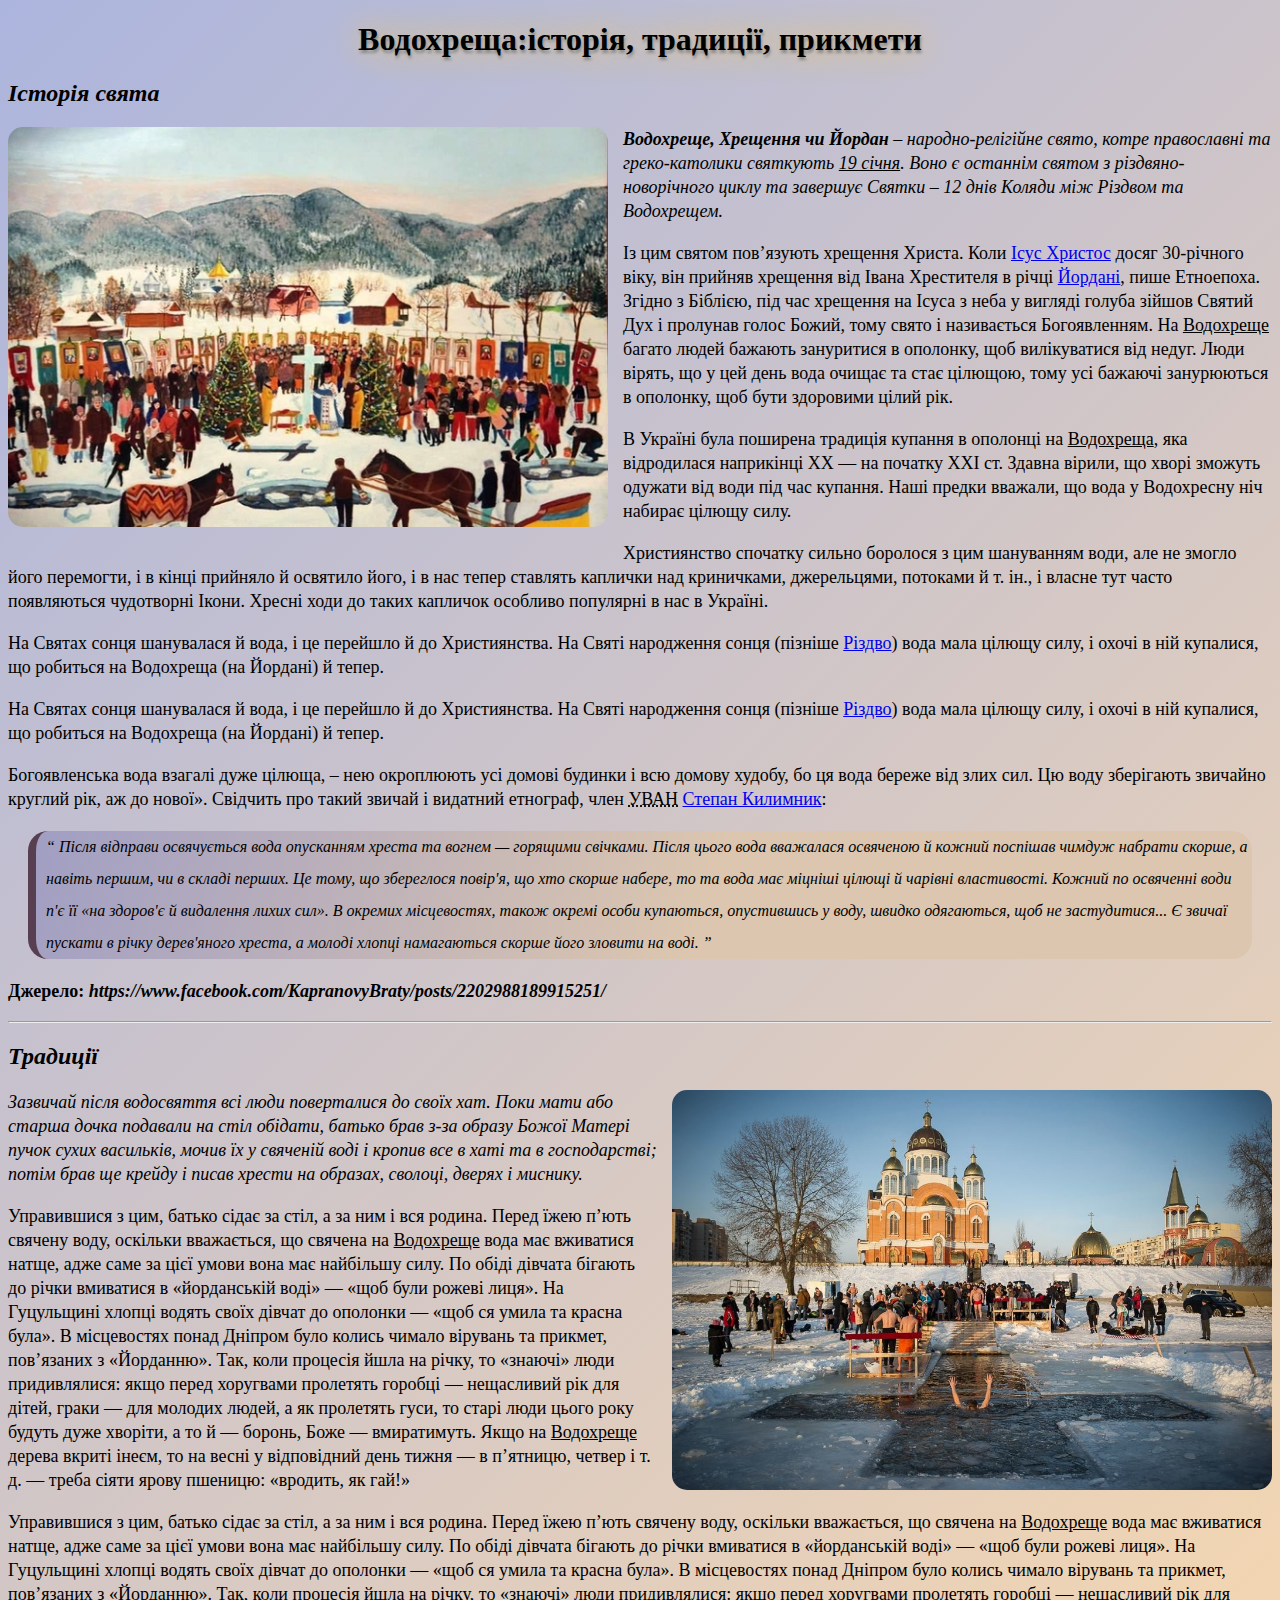
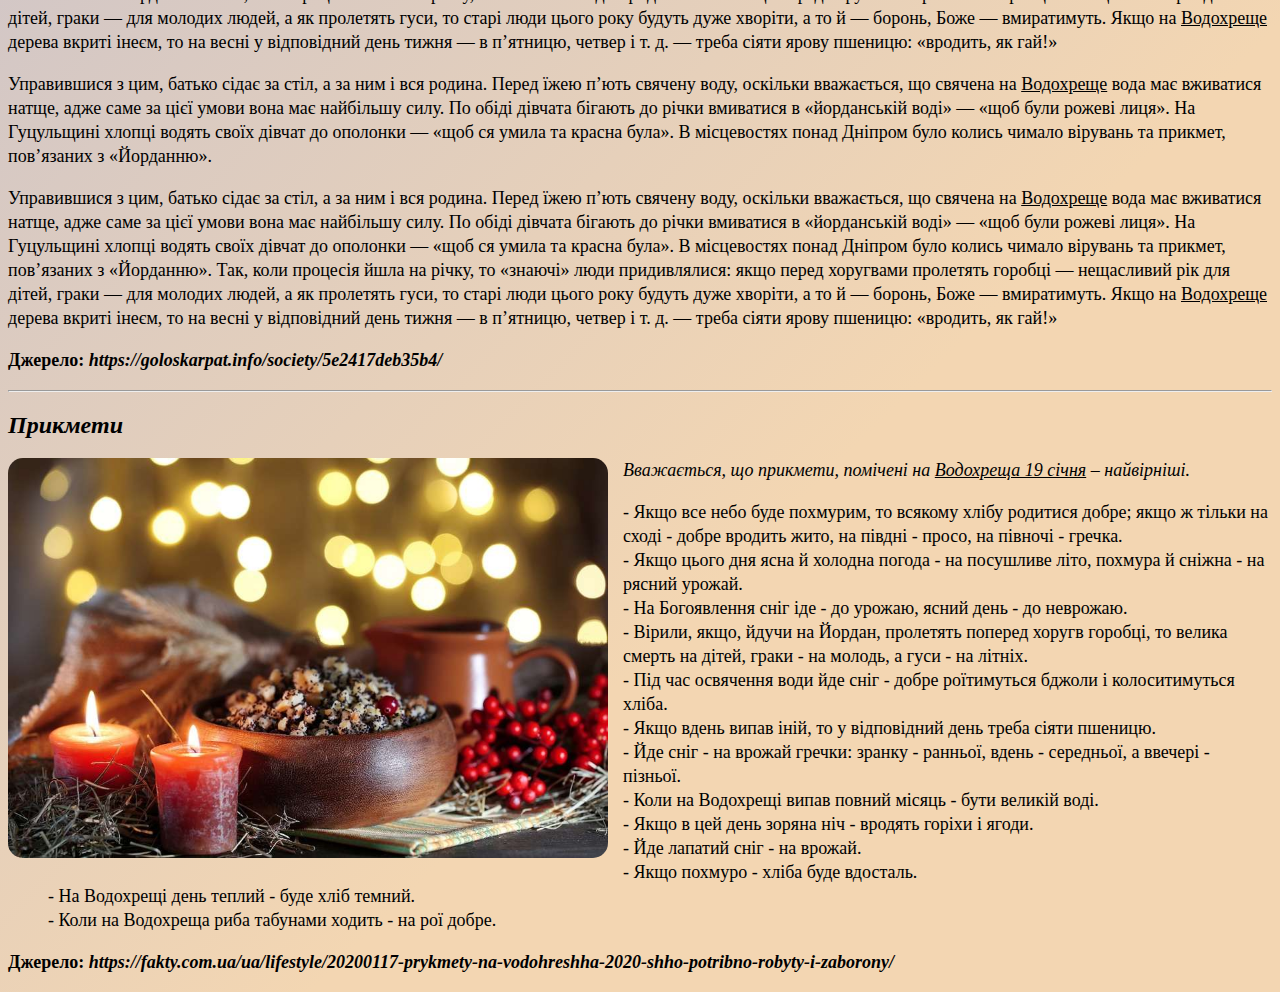
<file: HW2/Kozlov V.V. HW-2.html>
<!DOCTYPE html>
<html lang="ua">
<head>
    <meta charset="UTF-8">
    <meta name="viewport" content="width=device-width, initial-scale=1.0">
    <meta http-equiv="X-UA-Compatible" content="ie=edge">
    <title>Свято Водохреще</title>
    <style>
        .left{
            float: left;
            margin: 0px 15px 15px 0px;            
        }
        .right{
            float: right;
            margin: 0px 0px 15px 15px; 

        }
        p{
            font-size: 18px;
            line-height: 24px;
        }
        ul li {
            font-size: 18px;
            line-height: 24px;
        }
        li {
            list-style-type: none;
        }
        body{
            background: linear-gradient(-45deg, #f3d6b2 25%, #acb5de);
        }
        div .quote{
            background: linear-gradient(-70deg, #dcc6af 45%, #a09ec3);
            margin: 20px 20px;
            border-left: 8px solid #ab7a9d;
            padding-left: 10px;
            font-family: cursive;
            line-height: 32px;
            font-style: italic;
            border-radius: 20px 20px;
            border-left-style: inset
        }       
     </style>
</head>
<body>
    <h1 align="center" style="text-shadow: 1px 3px 3px #8a8a8a, 0 0 1em #ffc954;">Водохреща:історія, традиції, прикмети</h1>

    <h2><i>Історія свята</i></h2>

    <div>
        <p>
        <img src="history.jpg" alt="Водохреща" width="600" height="400" title="Святкування Водохреща на Русі" class="left" style="border-radius: 15px 15px"> 
        
            <b><i>Водохреще, Хрещення чи Йордан</i></b>  <i>– народно-релігійне свято, котре православні та греко-католики святкують
            <ins>19 січня</ins>. Воно є останнім святом з різдвяно-новорічного циклу та завершує Святки – 12 днів Коляди між 
            Різдвом та Водохрещем.</i> <br>         
        </p>

        <p>
            Із цим святом пов’язують хрещення Христа. Коли <a href="https://uk.wikipedia.org/wiki/%D0%86%D1%81%D1%83%D1%81_%D0%A5%D1%80%D0%B8%D1%81%D1%82%D0%BE%D1%81">Ісус Христос</a>  досяг 30-річного віку, він прийняв хрещення від Івана Хрестителя
            в річці <a href="https://ru.wikipedia.org/wiki/%D0%99%D0%BE%D1%80%D0%B4%D0%B0%D0%BD">Йордані</a>, пише Етноепоха. Згідно з Біблією, під час хрещення на Ісуса з неба у вигляді голуба зійшов
            Святий Дух і пролунав голос Божий, тому свято і називається Богоявленням. На <ins>Водохреще</ins> багато людей бажають зануритися
            в ополонку, щоб вилікуватися від недуг. Люди вірять, що у цей день вода очищає та стає цілющою, тому усі бажаючі занурюються
            в ополонку, щоб бути здоровими цілий рік.
        </p>

        <p>
            В Україні була поширена традиція купання в ополонці на <ins>Водохреща</ins>, яка відродилася наприкінці ХХ — на початку ХХІ ст.
            Здавна вірили, що хворі зможуть одужати від води під час купання. Наші предки вважали, що вода у Водохресну ніч набирає
            цілющу силу. 
        </p>


        <p>
            Християнство спочатку сильно боролося з цим шануванням води, але не змогло його перемогти, і в кінці прийняло й освятило його,
            і в нас тепер ставлять каплички над криничками, джерельцями, потоками й т. ін., і власне тут часто появляються чудотворні
            Ікони. Хресні ходи до таких капличок особливо популярні в нас в Україні.</p>
        </p>

        <p>
            На Святах сонця шанувалася й вода, і це перейшло й до Християнства. На Святі народження сонця (пізніше <a href="https://uk.wikipedia.org/wiki/%D0%A0%D1%96%D0%B7%D0%B4%D0%B2%D0%BE_%D0%A5%D1%80%D0%B8%D1%81%D1%82%D0%BE%D0%B2%D0%B5">Різдво</a>) вода мала цілющу
             силу, і охочі в ній купалися, що робиться на Водохреща (на Йордані) й тепер.
        </p>

        <p>
            На Святах сонця шанувалася й вода, і це перейшло й до Християнства. На Святі народження сонця (пізніше <a href="https://uk.wikipedia.org/wiki/%D0%A0%D1%96%D0%B7%D0%B4%D0%B2%D0%BE_%D0%A5%D1%80%D0%B8%D1%81%D1%82%D0%BE%D0%B2%D0%B5">Різдво</a>) вода мала цілющу
             силу, і охочі в ній купалися, що робиться на Водохреща (на Йордані) й тепер.
        </p>


        <p>
            Богоявленська вода взагалі дуже цілюща, – нею окроплюють усі домові будинки і всю домову худобу, бо ця вода береже від злих сил.
            Цю воду зберігають звичайно круглий рік, аж до нової».
            Свідчить про такий звичай і видатний етнограф, член <abbr title="Українська вільна академія наук">УВАН</abbr> <a href="http://irbis-nbuv.gov.ua/ulib/item/UKR0008476"> Степан Килимник</a>:
        </p>
        <div class="quote">
        <q>
            Після відправи освячується вода опусканням хреста та вогнем — горящими свічками. Після цього вода вважалася освяченою й кожний
            поспішав чимдуж набрати скорше, а навіть першим, чи в складі перших. Це тому, що збереглося повір'я, що хто скорше набере, то та
            вода має міцніші цілющі й чарівні властивості. Кожний по освяченні води п'є її «на здоров'є й видалення лихих сил». В окремих
            місцевостях, також окремі особи купаються, опустившись у воду, швидко одягаються, щоб не застудитися... Є звичаї пускати в річку
            дерев'яного хреста, а молоді хлопці намагаються скорше його зловити на воді.
        </q>
        </div>
        <p> 
            <b>Джерело:
            <cite>
                https://www.facebook.com/KapranovyBraty/posts/2202988189915251/
            </cite></b>
        </p>

    </div>
    
    <hr>

    <h2><i>Традиції</i></h2>
    
    <div>
        <img src="tradition.jpg" alt="Традиції" title="Купання в ополнці" width="600" height="400" class="right" style="border-radius: 15px 15px">
        <p> 
            <i>Зазвичай після водосвяття всі люди поверталися до своїх хат. Поки мати або старша дочка подавали на стіл обідати,
            батько брав з-за образу Божої Матері пучок сухих васильків, мочив їх у свяченій воді і кропив все в хаті та в господарстві;
            потім брав ще крейду і писав хрести на образах, сволоці, дверях і миснику.</i> 
                       
        </p>

        <p>
            Управившися з цим, батько сідає за стіл, а за
            ним і вся родина. Перед їжею п’ють свячену воду, оскільки вважається, що свячена на <ins>Водохреще</ins> вода має вживатися натще,
            адже саме за цієї умови вона має найбільшу силу. По обіді дівчата бігають до річки вмиватися в «йорданській воді» — «щоб
            були рожеві лиця». На Гуцульщині хлопці водять своїх дівчат до ополонки — «щоб ся умила та красна була». В місцевостях 
            понад Дніпром було колись чимало вірувань та прикмет, пов’язаних з «Йорданню». Так, коли процесія йшла на річку, то «знаючі»
            люди придивлялися: якщо перед хоругвами пролетять горобці — нещасливий рік для дітей, граки — для молодих людей, а як
            пролетять гуси, то старі люди цього року будуть дуже хворіти, а то й — боронь, Боже — вмиратимуть. Якщо на <ins>Водохреще</ins>
            дерева вкриті інеєм, то на весні у відповідний день тижня — в п’ятницю, четвер і т. д. — треба сіяти ярову пшеницю:
            «вродить, як гай!»
        </p>

        <p>
            Управившися з цим, батько сідає за стіл, а за
            ним і вся родина. Перед їжею п’ють свячену воду, оскільки вважається, що свячена на <ins>Водохреще</ins> вода має вживатися натще,
            адже саме за цієї умови вона має найбільшу силу. По обіді дівчата бігають до річки вмиватися в «йорданській воді» — «щоб
            були рожеві лиця». На Гуцульщині хлопці водять своїх дівчат до ополонки — «щоб ся умила та красна була». В місцевостях 
            понад Дніпром було колись чимало вірувань та прикмет, пов’язаних з «Йорданню». Так, коли процесія йшла на річку, то «знаючі»
            люди придивлялися: якщо перед хоругвами пролетять горобці — нещасливий рік для дітей, граки — для молодих людей, а як
            пролетять гуси, то старі люди цього року будуть дуже хворіти, а то й — боронь, Боже — вмиратимуть. Якщо на <ins>Водохреще</ins>
            дерева вкриті інеєм, то на весні у відповідний день тижня — в п’ятницю, четвер і т. д. — треба сіяти ярову пшеницю:
            «вродить, як гай!»
        </p>

        <p>
            Управившися з цим, батько сідає за стіл, а за
            ним і вся родина. Перед їжею п’ють свячену воду, оскільки вважається, що свячена на <ins>Водохреще</ins> вода має вживатися натще,
            адже саме за цієї умови вона має найбільшу силу. По обіді дівчата бігають до річки вмиватися в «йорданській воді» — «щоб
            були рожеві лиця». На Гуцульщині хлопці водять своїх дівчат до ополонки — «щоб ся умила та красна була». В місцевостях 
            понад Дніпром було колись чимало вірувань та прикмет, пов’язаних з «Йорданню». 
        </p>

        <p>
            Управившися з цим, батько сідає за стіл, а за
            ним і вся родина. Перед їжею п’ють свячену воду, оскільки вважається, що свячена на <ins>Водохреще</ins> вода має вживатися натще,
            адже саме за цієї умови вона має найбільшу силу. По обіді дівчата бігають до річки вмиватися в «йорданській воді» — «щоб
            були рожеві лиця». На Гуцульщині хлопці водять своїх дівчат до ополонки — «щоб ся умила та красна була». В місцевостях 
            понад Дніпром було колись чимало вірувань та прикмет, пов’язаних з «Йорданню». Так, коли процесія йшла на річку, то «знаючі»
            люди придивлялися: якщо перед хоругвами пролетять горобці — нещасливий рік для дітей, граки — для молодих людей, а як
            пролетять гуси, то старі люди цього року будуть дуже хворіти, а то й — боронь, Боже — вмиратимуть. Якщо на <ins>Водохреще</ins>
            дерева вкриті інеєм, то на весні у відповідний день тижня — в п’ятницю, четвер і т. д. — треба сіяти ярову пшеницю:
            «вродить, як гай!»
        </p>
        <p>
            <b>Джерело:
            <cite>
                https://goloskarpat.info/society/5e2417deb35b4/
            </cite></b>
        </p>
    </div>

    <hr>

    <h2><i>Прикмети</i></h2>

    <div>
        <img src="prikmety.jpg" alt="Прикмети" width="600" height="400" title="Прикмети" class="left" style="border-radius: 15px 15px">
        <p>
            <i> Вважається, що прикмети, помічені на <ins>Водохреща 19 січня</ins> – найвірніші. </i> 
        </p>
        <p>
            <ul>
                <li>
                    - Якщо все небо буде похмурим, то всякому хлібу родитися добре;
                    якщо ж тільки на сході - добре вродить жито,  на  півдні  -  просо,  на півночі - гречка.
                </li>

                <li>
                    - Якщо цього дня ясна й холодна погода - на посушливе літо, похмура й сніжна - на рясний урожай.
                </li>

                <li>
                    - На Богоявлення сніг іде - до урожаю, ясний день - до неврожаю.
                </li>

                <li>
                    - Вірили, якщо, йдучи на Йордан, пролетять поперед хоругв горобці, то велика смерть на дітей, граки - на молодь,
                    а гуси - на літніх.
                </li>

                <li>
                    - Під час освячення води йде сніг - добре роїтимуться бджоли і колоситимуться хліба.
                </li>

                <li>
                    - Якщо вдень випав іній, то у відповідний день треба сіяти пшеницю.
                </li>

                <li>
                    - Йде сніг - на врожай гречки: зранку - ранньої, вдень - середньої, а ввечері - пізньої.
                </li>

                <li>
                    - Коли на Водохрещі випав повний місяць - бути великій воді.
                </li>

                <li>
                    - Якщо в цей день зоряна ніч - вродять горіхи і ягоди.
                </li>

                <li>
                    - Йде лапатий сніг - на врожай.
                </li>

                <li>
                    - Якщо похмуро - хліба буде вдосталь.
                </li>

                <li>
                    - На Водохрещі день теплий - буде хліб темний.
                </li>

                <li>
                    - Коли на Водохреща риба табунами ходить - на рої добре.
                </li>
            </ul>
        </p>
        <p>
            <b>Джерело:
            <cite>
                https://fakty.com.ua/ua/lifestyle/20200117-prykmety-na-vodohreshha-2020-shho-potribno-robyty-i-zaborony/
            </cite></b>
        </p>
    </div>


</body>
</html>
</file>
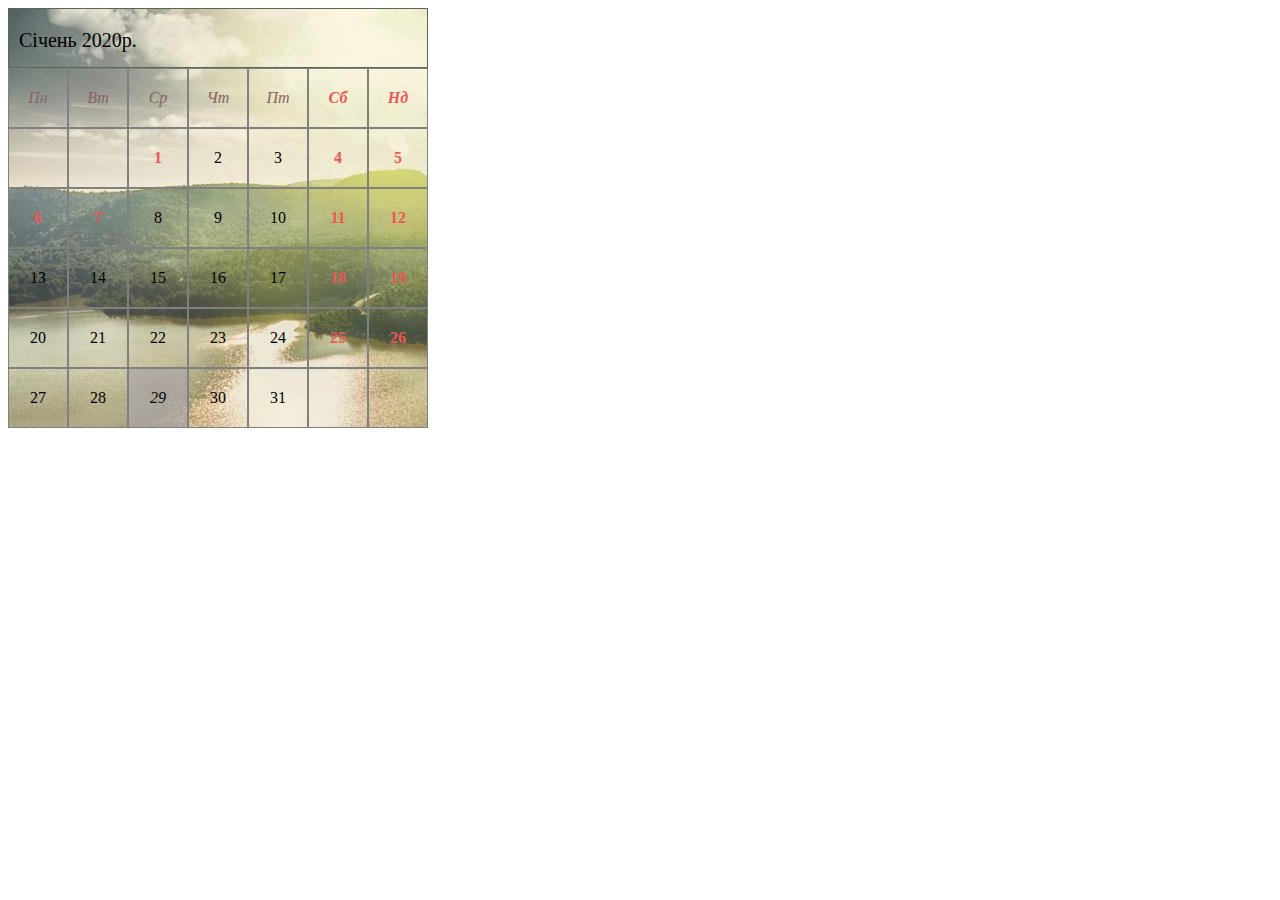
<file: HW3/calendar.html>
<!DOCTYPE html>
<html lang="ua">
    <head>
        <meta charset="UTF-8">
        <meta name="viewport" content="width=device-width, initial-scale=1.0">
        <meta http-equiv="X-UA-Compatible" content="ie=edge">
        <title>Document</title>
        <link rel="stylesheet" href="style.css">
    </head>
<body>
    <div class="container">
        <div class="date">Cічень 2020р.</div>
        <div class="days_of_week">
            <div class="day">Пн</div>
            <div class="day">Вт</div>
            <div class="day">Ср</div>
            <div class="day">Чт</div>
            <div class="day">Пт</div>
            <div class="day weekend">Сб</div>
            <div class="day weekend">Нд</div>
            <div style="clear: both;"></div>
        </div>
        
        <div class="days">
            <div class="week1">
                <div class="num"></div>
                <div class="num"></div>
                <div class="num holiday" title="Новий рік">1</div>
                <div class="num">2</div>
                <div class="num">3</div>
                <div class="num weekend">4</div>
                <div class="num weekend">5</div>
            </div>
            <div class="week2">
                <div class="num holiday" title="Святий вечір">6</div>
                <div class="num holiday" title="Різдво Христове">7</div>
                <div class="num">8</div>
                <div class="num">9</div>
                <div class="num">10</div>
                <div class="num weekend">11</div>
                <div class="num weekend">12</div>
            </div>
            <div class="week3">
                <div class="num">13</div>
                <div class="num">14</div>
                <div class="num">15</div>
                <div class="num">16</div>
                <div class="num">17</div>
                <div class="num weekend">18</div>
                <div class="num weekend">19</div>
            </div>
            <div class="week4">
                <div class="num">20</div>
                <div class="num">21</div>
                <div class="num">22</div>
                <div class="num">23</div>
                <div class="num">24</div>
                <div class="num weekend">25</div>
                <div class="num weekend">26</div>
            </div>
            <div class="week5">
                <div class="num">27</div>
                <div class="num">28</div>
                <div class="num current_day">29</div>
                <div class="num">30</div>
                <div class="num">31</div>
                <div class="num weekend"></div>
                <div class="num weekend"></div>
            </div>
            <div style="clear: both;"></div>
        </div>
    </div>
</body>
</html>
</file>
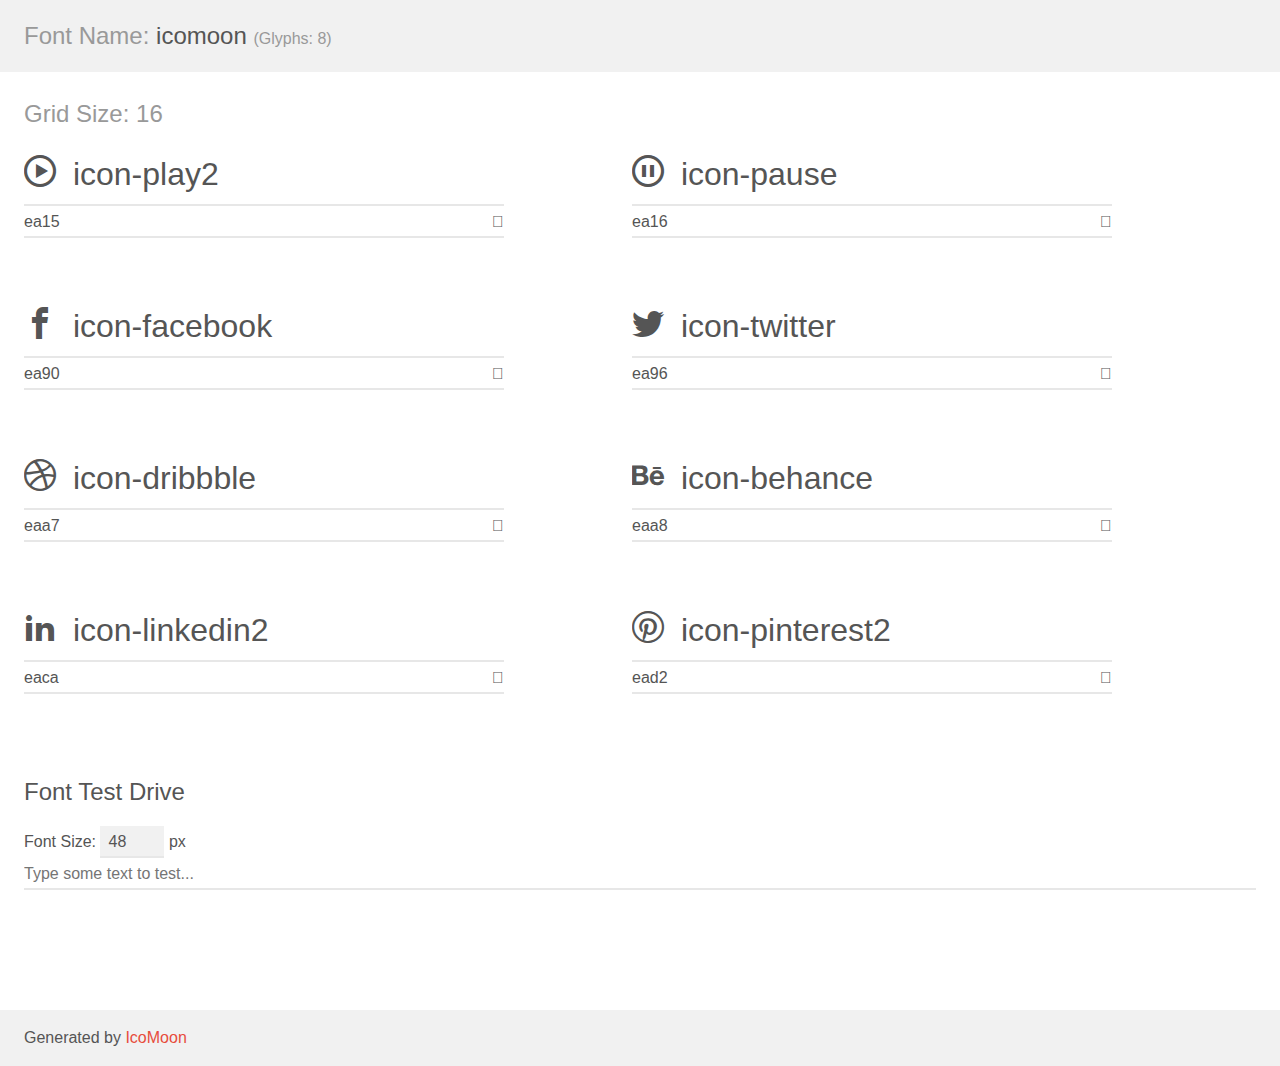
<file: DiplomasProject/fonts/demo.html>
<!doctype html>
<html>
<head>
    <meta charset="utf-8">
    <title>IcoMoon Demo</title>
    <meta name="description" content="An Icon Font Generated By IcoMoon.io">
    <meta name="viewport" content="width=device-width, initial-scale=1">
    <link rel="stylesheet" href="demo-files/demo.css">
    <link rel="stylesheet" href="style.css"></head>
<body>
    <div class="bgc1 clearfix">
        <h1 class="mhmm mvm"><span class="fgc1">Font Name:</span> icomoon <small class="fgc1">(Glyphs:&nbsp;8)</small></h1>
    </div>
    <div class="clearfix mhl ptl">
        <h1 class="mvm mtn fgc1">Grid Size: 16</h1>
        <div class="glyph fs1">
            <div class="clearfix bshadow0 pbs">
                <span class="icon-play2"></span>
                <span class="mls"> icon-play2</span>
            </div>
            <fieldset class="fs0 size1of1 clearfix hidden-false">
                <input type="text" readonly value="ea15" class="unit size1of2" />
                <input type="text" maxlength="1" readonly value="&#xea15;" class="unitRight size1of2 talign-right" />
            </fieldset>
            <div class="fs0 bshadow0 clearfix hidden-true">
                <span class="unit pvs fgc1">liga: </span>
                <input type="text" readonly value="play2, player" class="liga unitRight" />
            </div>
        </div>
        <div class="glyph fs1">
            <div class="clearfix bshadow0 pbs">
                <span class="icon-pause"></span>
                <span class="mls"> icon-pause</span>
            </div>
            <fieldset class="fs0 size1of1 clearfix hidden-false">
                <input type="text" readonly value="ea16" class="unit size1of2" />
                <input type="text" maxlength="1" readonly value="&#xea16;" class="unitRight size1of2 talign-right" />
            </fieldset>
            <div class="fs0 bshadow0 clearfix hidden-true">
                <span class="unit pvs fgc1">liga: </span>
                <input type="text" readonly value="pause, player2" class="liga unitRight" />
            </div>
        </div>
        <div class="glyph fs1">
            <div class="clearfix bshadow0 pbs">
                <span class="icon-facebook"></span>
                <span class="mls"> icon-facebook</span>
            </div>
            <fieldset class="fs0 size1of1 clearfix hidden-false">
                <input type="text" readonly value="ea90" class="unit size1of2" />
                <input type="text" maxlength="1" readonly value="&#xea90;" class="unitRight size1of2 talign-right" />
            </fieldset>
            <div class="fs0 bshadow0 clearfix hidden-true">
                <span class="unit pvs fgc1">liga: </span>
                <input type="text" readonly value="facebook, brand10" class="liga unitRight" />
            </div>
        </div>
        <div class="glyph fs1">
            <div class="clearfix bshadow0 pbs">
                <span class="icon-twitter"></span>
                <span class="mls"> icon-twitter</span>
            </div>
            <fieldset class="fs0 size1of1 clearfix hidden-false">
                <input type="text" readonly value="ea96" class="unit size1of2" />
                <input type="text" maxlength="1" readonly value="&#xea96;" class="unitRight size1of2 talign-right" />
            </fieldset>
            <div class="fs0 bshadow0 clearfix hidden-true">
                <span class="unit pvs fgc1">liga: </span>
                <input type="text" readonly value="twitter, brand16" class="liga unitRight" />
            </div>
        </div>
        <div class="glyph fs1">
            <div class="clearfix bshadow0 pbs">
                <span class="icon-dribbble"></span>
                <span class="mls"> icon-dribbble</span>
            </div>
            <fieldset class="fs0 size1of1 clearfix hidden-false">
                <input type="text" readonly value="eaa7" class="unit size1of2" />
                <input type="text" maxlength="1" readonly value="&#xeaa7;" class="unitRight size1of2 talign-right" />
            </fieldset>
            <div class="fs0 bshadow0 clearfix hidden-true">
                <span class="unit pvs fgc1">liga: </span>
                <input type="text" readonly value="dribbble, brand31" class="liga unitRight" />
            </div>
        </div>
        <div class="glyph fs1">
            <div class="clearfix bshadow0 pbs">
                <span class="icon-behance"></span>
                <span class="mls"> icon-behance</span>
            </div>
            <fieldset class="fs0 size1of1 clearfix hidden-false">
                <input type="text" readonly value="eaa8" class="unit size1of2" />
                <input type="text" maxlength="1" readonly value="&#xeaa8;" class="unitRight size1of2 talign-right" />
            </fieldset>
            <div class="fs0 bshadow0 clearfix hidden-true">
                <span class="unit pvs fgc1">liga: </span>
                <input type="text" readonly value="behance, brand32" class="liga unitRight" />
            </div>
        </div>
        <div class="glyph fs1">
            <div class="clearfix bshadow0 pbs">
                <span class="icon-linkedin2"></span>
                <span class="mls"> icon-linkedin2</span>
            </div>
            <fieldset class="fs0 size1of1 clearfix hidden-false">
                <input type="text" readonly value="eaca" class="unit size1of2" />
                <input type="text" maxlength="1" readonly value="&#xeaca;" class="unitRight size1of2 talign-right" />
            </fieldset>
            <div class="fs0 bshadow0 clearfix hidden-true">
                <span class="unit pvs fgc1">liga: </span>
                <input type="text" readonly value="linkedin2, brand65" class="liga unitRight" />
            </div>
        </div>
        <div class="glyph fs1">
            <div class="clearfix bshadow0 pbs">
                <span class="icon-pinterest2"></span>
                <span class="mls"> icon-pinterest2</span>
            </div>
            <fieldset class="fs0 size1of1 clearfix hidden-false">
                <input type="text" readonly value="ead2" class="unit size1of2" />
                <input type="text" maxlength="1" readonly value="&#xead2;" class="unitRight size1of2 talign-right" />
            </fieldset>
            <div class="fs0 bshadow0 clearfix hidden-true">
                <span class="unit pvs fgc1">liga: </span>
                <input type="text" readonly value="pinterest2, brand73" class="liga unitRight" />
            </div>
        </div>
    </div>

    <!--[if gt IE 8]><!-->
    <div class="mhl clearfix mbl">
        <h1>Font Test Drive</h1>
        <label>
            Font Size: <input id="fontSize" type="number" class="textbox0 mbm"
            min="8" value="48" />
            px
        </label>
        <input id="testText" type="text" class="phl size1of1 mvl"
        placeholder="Type some text to test..." value=""/>
        <div id="testDrive" class="icon-" style="font-family: icomoon">&nbsp;
        </div>
    </div>
    <!--<![endif]-->
    <div class="bgc1 clearfix">
        <p class="mhl">Generated by <a href="https://icomoon.io/app">IcoMoon</a></p>
    </div>

    <script src="demo-files/demo.js"></script>
</body>
</html>
</file>
<file: HW4/style.css>
.container{
    width: 1090px;
    height: 817px;
    background-image: url(img/img_back1.jpg);
    background-repeat: no-repeat;
    position: relative;
}

.img1{
    position: absolute;
    height: 113px;
    width: 157px;
    bottom: 24px;
    left: 24px;
    opacity: .8;
}

.img2{
    position: absolute;
    height: 155px;
    width: 135px;
    bottom: 98px;
    left: 609px;
    opacity: 0.85;
}

.img3{
    position: absolute;
    height: 126px;
    width: 213px;
    top: 0px;
    opacity: .6;
    left: 462px;
}

.img4{
    position: absolute;
    height: 75px;
    width: 258px;
    top: 367px;
    left: 172px;
    opacity: .7;
}
.img5{
    position: absolute;
    height: 133px;
    width: 120px;
    bottom: 153px;
    right: 15px;
    z-index: 10;
    opacity: .7;
}
.img6{
    position: absolute;
    height: 132px;
    width: 133px;
    bottom: 156px;
    right: 55px;
    z-index: 5;
}

.img7{
    position: absolute;
    height: 43px;
    width: 82px;
    bottom: 156px;
    right: 44px;
    z-index: 15;
    opacity: .8;
}
.img8{
    position: absolute;
    height: 77px;
    width: 111px;
    bottom: 136px;
    left: 306px;
    opacity: .9;
}

.img9{
    position: absolute;
    height: 138px;
    width: 120px;
    bottom: 158px;
    right: -12px;
    z-index: 10;
}

.img10{
    position: absolute;
    height: 31px;
    width: 98px;
    bottom: 265px;
    left: 87px;
    opacity: .7;
}

.img11{
    position: absolute;
    height: 78px;
    width: 115px;
    bottom: 239px;
    left: 350px;
    z-index: 10;
}

.img12{
    position: absolute;
    height: 111px;
    width: 163px;
    bottom: 1px;
    left: 0px;
    z-index: 10;
    opacity: .9;
}

.img13{
    position: absolute;
    height: 42px;
    width: 156px;
    bottom: 223px;
    right: 115px;
    opacity: .7;
}

.img14{
    position: absolute;
    height: 109px;
    width: 162px;
    bottom: 58px;
    right: 241px;
    opacity: .7;   
}
</file>
<file: HW5/style.css>
*{
    box-sizing: border-box;
}
*::after{
    content: '';
    clear: both;
    display: block;
}

@font-face {
    font-family: 'nk147regular';
    src: url('fonts/18891-webfont.woff2') format('woff2');
    font-weight: normal;
    font-style: normal;
    font-display: swap;
}


.wrapper{
    max-width: 1080px;
    margin: 0 auto;
}

body{
    margin: 0;
    font-family: Montserrat,sans-serif;
}

/*********************
********HEADER********
*********************/

.header{    
    width: inherit;
    background-color:#191a1e;   
}

.logo,
.footer__logo{
    width: 160px;
    float: left;
    
}

.logo__description{
    color: #ffffff;
    display: block;
    margin-top: 15px;
    
}

.logo__image{
    width: 32px;
    float: left;
    margin: 5px;

}


.header-navigation__items{
    list-style: none;
    padding: 0;
    margin: 0;
    
}

.header-navigation__item{
    float: left;
    position: relative;
    
    
}

.header-navigation__item a{
    color: #ffffff;
    display: block;
    padding: 5px 15px;
    text-decoration: none;
    margin-top: 10px;
    font-weight: 600;
    
   
}
.header-navigation__item a:hover{
    color:#f71;
    
    
}
.header-navigation__items:first-child
.header-navigation__item:first-child{
    border-right: 1px solid white;
}

#donate,
#donate2{
    background-color: #f71;
    border-radius: 3px;
    font-size: 14px;
    line-height: 20px;
    margin-left: 100px;
    padding-bottom: 3px;
}
#donate:hover,
#donate2:hover{
    color: white;
    opacity: .9;
}

/*********************
***UNDER_NAVIGATION***
*********************/

.sub-header-navigation{
    
    font-family:'nk147regular';
}

.menu,
.menu__s-items{
    list-style: none;
    padding: 0;
    margin: 0;
    cursor: pointer;
}

.menu{
    background: #fff;
    border-bottom: 1px solid #e4e4e4;
    
}

.menu a{
    color: black;
    font-weight: 400;
}

.menu__item{
    float: left;
    position: relative;
}

.menu__s-items{
    display: none;
    position: absolute;
    background: gray;
    width: 150px;
}

.menu a{
    display: block;
    padding: 14px 14px;
    text-decoration: none;   
}
.menu__item:first-child a{
    padding: 14px 14px 14px 2px;
}


.menu a:hover{
    background-color: gray;
    border-bottom: rgb(87, 86, 86);
}
 
.menu__item:hover 
.menu__s-items{
    display: block;
    color: blanchedalmond;
    z-index: 30;
}

.menu__s-item > a:hover{
    text-decoration: underline;
    background-color: #f71;
}

/*********************
********MAIN**********
*********************/
.newsBlock{
    width: calc(100% / 4 * 3);    
    float: left;
}



.wideCard__image{
    width: calc(100% - 15px);
    height: 380px;
    background-repeat: no-repeat;
    background-position: center center;
    background-size: cover;
}

.image3{
    background-image: url(img/wideCard.jpg);
}


.wideCard__time{
    padding-top: 8px;
    padding-left: 20px;
    font-family:'nk147regular'; 
    font-size: 12px;
    color:rgb(187, 187, 187);
    font-weight: 500;
    line-height: 16px;  
     
}
.wideCard__title{
    padding-top: 205px;
    padding-left: 20px;
    
}
.wideCard__title >a{
    text-shadow: 0 1px 2px rgba(0,0,0,.4);
    color: #fff;
    font-size: 26px;
    font-weight: 700;
    font-style: normal;
    line-height: 40px;
    word-wrap: break-word;
    max-width: 760px;
    cursor: pointer;
    text-decoration: none;

    
}

.wideCard__title:hover>a{
    color:#f71;
}

hr.wideCard__border-bottom{
    width: calc(100% - 15px);
    margin: 8px 0px;
}

/*********************
******NewsCard********
*********************/

.NewsCard{
    width: calc(100%/2);
    float: left;
    cursor: pointer;
    z-index: 10;
}

.NewsCard__image{
    width: calc(100% - 15px);
    height: 265px;
    background-repeat: no-repeat;
    background-position: center center;
    background-size: cover;
}
.image1{
    background-image: url(img/card2.jpg);
}
.image2{
    background-image: url(img/card1.jpg);
}

.NewsCard__time,
.lastNews__time{
    margin-top: 8px;
    font-size: 12px;
    font-weight: 500;
    line-height: 16px;
    color: #9d9d9d;
    font-family:'nk147regular';
}


/*********************
********ASIDE*********
*********************/

.newsBar{
    width: calc(100% / 4);
    max-height: 920px;
    float: right;
    background-color: #f8f8f8;
    padding: 0 20px 20px;
    border-top: 4px solid #ff8b33;
    margin-top: 18px;
    overflow-y: scroll;
}

.newsBar__title{
    margin-top: 16px;
    margin-bottom: 16px;
    font-size: 24px;
    font-weight: 700;
    font-style: normal;
    line-height: 32px;
    color: #191a1e;
    
}

.lastNews{
    border-bottom: 1px solid #9d9d9d;
    margin-bottom: 10px;
    cursor: pointer;
    width: 206px;
}

.lastNews__title>a:link,
.NewsCard__title>a:link{
    text-decoration: none;
    font-size: 18px;
    font-weight: 700;
    line-height: 20px;
    color: black
       
}


.lastNews__title>a:visited,
.NewsCard__title>a:visited{
    color: rgb(88, 84, 84);
}


.lastNews__title>a:hover,
.NewsCard__title>a:hover{
    color: #ff8b33;
}

.lastNews>h3>a:active,
.NewsCard__title>a:active{
    color: #ff8b33;
}



/*********************
*******FOOTER*********
*********************/
.footer{
    width: inherit;
    background-color:#191a1e;
    margin-top: 5px;
    border-top: 2px solid grey;
    border-bottom: 2px solid grey;
    

}
.footer__image{
    width: 55px;
}

    
.footer__items{
    list-style: none;
    padding: 0;
    margin: 0;
}

.footer__item{
    float: left;
    position: relative;
}

.footer__items a{
    color: #ffffff;
    display: block;
    padding: 5px 15px;
    text-decoration: none;
    margin-top: 10px;
    font-weight: 600;
    cursor: pointer;
   
}
.footer__items a:hover{
    color:#f71;
}

.footer__logo{
    width: 80px;
}

.footer__items:last-child{
    margin-left: 65px;
}
</file>
<file: HW6/style.css>
.table{
    font-family: Arial, Helvetica, sans-serif;
    font-size: 14px;
    box-sizing: border-box;
    border: 1px solid black;
    width: 840px;
    margin: 0 auto;
}

.table-body{
    border-collapse: collapse;
    margin: 5px;
    border: 2px solid black;
}

thead,
.table-body__1st-row th:first-child{
    border: 2px solid black;
}

.table-body th{
    font-weight: normal;
    border: 1px solid black;
}

.table-body td{
    border: 1px solid black;
}

.table-body__title{
    font-weight: 700;
}

.table-body__4th-row:first-child td:first-child,
.table-body__8th-row:first-child td:first-child{
    border-right: 0;
    text-align:left;
    vertical-align: top;

}

.table-body__6th-row td:first-child,
.table-body__4th-row td:nth-child(2){
    border-left: 0;
    border-right: 0;
}

.table-body__4th-row td:nth-child(3),
.table-body__6th-row td:nth-child(2),
.table-body__8th-row td:nth-child(2),
.table-body__4th-row td:nth-child(n+4),
.table-body__6th-row td:nth-child(n+3),
.table-body__8th-row td:nth-child(n+3){
    border-bottom: 0;
}

.table-body__5th-row td:first-child,
.table-body__7th-row td:first-child,
.table-body__9th-row td:first-child,
.table-body__3rd-row,
.table-body__5th-row td:nth-child(n+2),
.table-body__7th-row td:nth-child(n+2),
.table-body__9th-row td:nth-child(n+2){
    border-top: 0;
}

.table-body__4th-row td:nth-child(n+4),
.table-body__6th-row td:nth-child(n+3),
.table-body__8th-row td:nth-child(n+3),
.table-body__5th-row td:nth-child(n+2),
.table-body__7th-row td:nth-child(n+2),
.table-body__9th-row td:nth-child(n+2){
    text-align: right;
    padding-right: 10px;
}

.table-body__1st-row th:last-child{
    vertical-align: bottom;
}

.table-body__4th-row td:nth-child(2),
.table-body__6th-row td:nth-child(1){
    vertical-align: top;
}

.table-body__5th-row td:nth-child(n+2),
.table-body__7th-row td:nth-child(n+2),
.table-body__9th-row td:nth-child(n+2){
    vertical-align: top;
    padding-top: 5px;
}

.table-body__title{
    padding: 10px 0px;
}

.table-body__3rd-row th{
    padding: 5px 0px;
}

.table-body__5th-row td:first-child,
.table-body__7th-row td:first-child,
.table-body__9th-row td:first-child{
    padding-top: 5px;
    padding-right: 10px;
    border-left: 0;
    padding-bottom: 5px;
    border-right: 2px solid black;
}

.table-body__4th-row td:nth-child(3),
.table-body__6th-row td:nth-child(2),
.table-body__8th-row td:nth-child(2){
    border-left: 0;
    border-right: 2px solid black;
}

/***********************************
*************COLUMN WIDTH***********
***********************************/

.width-l{
    width: 160px;
}
.width-m{
    width: 120px;
}
.width-s{
    width: 100px;  
}
.width-xs{
    width: 80px;  
}
</file>
<file: HW7/style.css>
*{
    box-sizing: border-box;
}
h1, h2, h3, h4, h5{
    margin: 0;
}

body{
    background-color: #3e3b4a;
    font-family: 'Open Sans', sans-serif;
}
.wrapper{
    max-width: 1020px;
    margin: 0 auto;
}
.header__menu{
    display: flex;
    flex-direction: row;
    justify-content: space-between;
    align-content: center;
    padding: 60px 0 75px;
}

.header__logo span{
    font-size: 48px;
    font-weight: 700;
    text-align: center;
    color: #fff;
}
.header__logo{
    font-size: 13px;
    text-align: center;
    color: #898691;
}

.header__burgermenu,
.header__search{
    display: flex;
    text-decoration: none;
    color: #898691;
    text-transform: uppercase;
    font-weight: bold;
    font-size: 12px;
    align-items: center;
    letter-spacing: 3.2px;

}

.header__burgermenu{
    padding-left: 32px;
    background-image: url(img/menu-i.png);
    background-repeat: no-repeat;
    background-position: left center;
}

.header__search{
    padding-right: 32px;
    background-image: url(img/search-i.png);
    background-repeat: no-repeat;
    background-position: right center;
}

.content{
    display: flex;
    flex-direction: row;
    flex-wrap: wrap;
    justify-content: space-between;
}


.content__bulb{
    background-image: url(img/row1-a1.jpg);
    background-repeat: no-repeat;
    background-size: cover;
    height: 512px;

    display: flex;
    flex-direction: column;
    flex-basis: 100%;
    align-items: flex-start;
  
    padding-top: 38px;
    padding-left: 43px;
    padding-bottom: 38px;

}

.content__rubric {
    display: block;
    font-size: 14px;
    color: #ffc7b0;
    text-transform: uppercase;
    text-decoration: none;
    font-weight: bold;
    letter-spacing: 3.2px;
}

.content__bulb-title a{
    display: block;
    text-decoration: none;
    font-size: 72px;
    font-weight: bold;
    color: #fff;
    margin-top: 10px;
    line-height: 1.056;
}

.content__bulb-description {
    font-size: 36px;
    color: #fff;
    margin-top: 10px;
    line-height: 1.2;
    font-weight: normal;
}

.content__readMore {
    display: flex;
    
    margin-top: auto;

    text-decoration: none;
    word-wrap: normal;
    font-size: 20px;
    font-weight: bold;
    align-items: center;
    height: 42px;
    padding: 0 6px;

    color: #fff;
    line-height: 1.2;
    border: 3px solid #ffe18f;
    
 
}

.Read_more {
    font-size: 20px;
    font-family: "OpenSans";
    color: rgb(255, 255, 255);
    font-weight: bold;
    line-height: 1.2;
    text-align: left;
    position: absolute;
    left: 171.87px;
    top: 643px;
    z-index: 66;
  }
  
  .content__peak{
    margin-top: 20px;
    background-color: #73b7c4;
    background-repeat: no-repeat;
    background-size: cover;
    background-image: url(img/headphones.png);
    background-repeat: no-repeat;
    background-size: 379px 470px;
    background-position: top right;
    
    height: 484px;
    flex-basis: 622px;
    display: flex;
    flex-direction: column;
    align-items: flex-start;     
    
    padding-top: 38px;
    padding-left: 43px;
    padding-bottom: 38px;
}

.content__peak-title a{
    display: block;
    text-decoration: none;
    font-size: 48px;
    font-weight: bold;
    color: #fff;
    margin-top: 1px;
    line-height: 1.583;   

}

.content__peak-description{
    font-size: 24px;
    font-weight: 400;
    color: #fff;
    line-height: 1.2;
}

.content__joinUs{    
    margin-top: 20px;
    background-color: rgb(235,123,97);
    padding: 65px 44px 74px 51px;
    height: 484px;
    flex-basis: 378px;
}
  
.content__joinUs-title{
    font-size: 48px;
    font-family: "Times New Roman";
    color: rgb(255, 255, 255);
    line-height: 1.2;
    font-weight: 400;
    text-align: center;    
}
  
.content__joinUs-description{
    font-size: 24px;
    font-family: "Times New Roman";
    color: rgb(255, 255, 255);
    line-height: 1.2;
    font-weight: 400; 
    text-align: center;
    margin-bottom: 38px;  
}

.content__joinUs-safety{
    margin-top: 28px;
    font-size: 14px;
    color: #fff;
    line-height: 1.2;
    text-align: center;
}


.content__leica{
    background-image: url(img/row3-a1.jpg);
    background-repeat: no-repeat;
    background-size: cover;

    flex-basis: 260px;
    height: 420px;
    margin-top: 20px;

    display: flex;
    flex-direction: column;
    padding-top: 38px;

    padding-bottom: 38px;
    align-items: center;
}

.content__leica-title a{
    display: block;
    text-decoration: none;
    color: #fff;
    font-size: 36px;
    text-align: center;
    line-height: 2.111;
    margin-top: 120px;
}

.content__review{
    display: flex;
    align-items: center;
    height: 42px;
    text-decoration: none;
    color: #3d3c4a;
    padding: 0px 11px;
    background:#ffe18e;
    font-weight: bold;
    font-size: 20px;
    margin-top: auto;

    
}

.content__trobla{
    background-image: url(img/row3-a2.jpg);
    background-repeat: no-repeat;
    background-size: cover;
    flex-basis: 260px;
    height: 420px;
    display: flex;
    flex-direction: column;
    padding-top: 38px;

    padding-bottom: 38px;
    align-items: center;
    margin-top: 20px;
}

.content__trobla-title a{
    display: block;
    text-decoration: none;
    color: #fff;
    font-size: 36px;
    text-align: center;
    line-height: 1.2;
    margin-top: 115px;
    font-weight: bold;
}

.content__leicaDlux{
    background-color: #1ab467;
    background-image: url(img/leaicadelux.png);    
    background-repeat: no-repeat;
    background-size: 324px 263px;
    background-position: bottom right;
    flex-basis: 460px;
    height: 420px;

    display: flex;
    align-items: flex-start;
    flex-direction: column;
    margin-top: 20px;
     
    
    padding-top: 38px;
    padding-left: 43px;
    padding-bottom: 38px;
}

.content__leicaDlux-title a{
    display: block;
    text-decoration: none;
    color: #fff;
    font-size: 36px;
    font-weight: bold;
    margin-top: 12px;

}

.content__leicaDlux-description{
    color: #fff;
    font-size: 20px;
    font-weight: 400;
    line-height: 1.2;
    margin-top: 15px;
        
}

.footer__elements{
    display: flex;
    justify-content: space-between;
    padding: 56px 0 65px;
    
}

.footer__copyright{    
    color: rgb(137, 134, 145);
    line-height: 1.2;
    font-size: 14px;    
}

.footer__networks{
    width: 60px;
    display: flex;
    flex-direction: row;
    justify-content: space-between;
    align-items: center;
      
}
  

/*********************************
**********FORM PROPERTIES*********
*********************************/

.btn__submit{
    background-color: #66689c;
    border: none;
    padding: 9px 95px;
    font-size: 20px;
    font-weight: bold;
    line-height: 1.2;
    color: #fff;
}

.field__email{
    border: 3px solid #ffd9d1;
    background-color: #eb7b61;
    padding: 9px 51px 10px 50px;
}

::placeholder {
    color: #ffd9d1;
    font-size: 20px;
    font-weight: bold;
    line-height: 1.2;
    text-align: center;
}
</file>
<file: HW8/style.css>
form{
    border: 1px solid black;
    width: 400px;
    margin: 0 auto;
    background-color: rgb(132, 230, 132);
}

ul{
    padding: 10px;
}

.form li{
    display: flex;
    flex-wrap: wrap;
    align-items: center;
    margin-top: 10px;
    text-transform: uppercase;
}

.form li > label{
    flex: 1 0 100px;
    max-width: 220px;
}

input{
    padding: 0;
}

li:nth-child(3)>input,
li:nth-child(5)>input{
    width: 169px;
}

.form-btn{
    padding: 5px 10px;
    margin-left: 255px;
    margin-top: 10px;
    border-radius: 5px 5px;       
}
</file>
<file: HW9/style.css>
*{
    box-sizing: border-box;
}
h1, h2, h3, h4, h5{
    margin: 0;
}

body{
    background-color: #3e3b4a;
    font-family: 'Open Sans', sans-serif;
}
.wrapper{
    max-width: 1020px;
    margin: 0 auto;
}
.header__menu{
    display: flex;
    flex-direction: row;
    justify-content: space-between;
    align-content: center;
    padding: 60px 0 75px;
}

.header__logo span{
    font-size: 48px;
    font-weight: 700;
    text-align: center;
    color: #fff;
}
.header__logo{
    font-size: 13px;
    text-align: center;
    color: #898691;
}

.header__burgermenu,
.header__search{
    display: flex;
    text-decoration: none;
    color: #898691;
    text-transform: uppercase;
    font-weight: bold;
    font-size: 12px;
    align-items: center;
    letter-spacing: 3.2px;

}

.header__burgermenu{
    padding-left: 32px;
    background-image: url(img/menu-i.png);
    background-repeat: no-repeat;
    background-position: left center;
}

.header__search{
    padding-right: 32px;
    background-image: url(img/search-i.png);
    background-repeat: no-repeat;
    background-position: right center;
}

.content{
    display: flex;
    flex-direction: row;
    flex-wrap: wrap;
    justify-content: space-between;
}


.content__bulb{
    background-image: url(img/row1-a1.jpg);
    background-repeat: no-repeat;
    background-size: cover;
    height: 512px;

    display: flex;
    flex-direction: column;
    flex-basis: 100%;
    align-items: flex-start;
  
    padding-top: 38px;
    padding-left: 43px;
    padding-bottom: 38px;

}

.content__rubric {
    display: block;
    font-size: 14px;
    color: #ffc7b0;
    text-transform: uppercase;
    text-decoration: none;
    font-weight: bold;
    letter-spacing: 3.2px;
}

.content__bulb-title a{
    display: block;
    text-decoration: none;
    font-size: 72px;
    font-weight: bold;
    color: #fff;
    margin-top: 10px;
    line-height: 1.056;
}

.content__bulb-description {
    font-size: 36px;
    color: #fff;
    margin-top: 10px;
    line-height: 1.2;
    font-weight: normal;
}

.content__readMore {
    display: flex;
    
    margin-top: auto;

    text-decoration: none;
    word-wrap: normal;
    font-size: 20px;
    font-weight: bold;
    align-items: center;
    height: 42px;
    padding: 0 6px;

    color: #fff;
    line-height: 1.2;
    border: 3px solid #ffe18f;
    
 
}

.Read_more {
    font-size: 20px;
    font-family: "OpenSans";
    color: rgb(255, 255, 255);
    font-weight: bold;
    line-height: 1.2;
    text-align: left;
    position: absolute;
    left: 171.87px;
    top: 643px;
    z-index: 66;
  }
  
  .content__peak{
    margin-top: 20px;
    background-color: #73b7c4;
    background-image: url(img/headphones.png);
    background-repeat: no-repeat;
    background-size: 379px 470px;
    background-position: top right;
    
    height: 484px;
    flex-basis: 622px;
    display: flex;
    flex-direction: column;
    align-items: flex-start;     
    
    padding-top: 38px;
    padding-left: 43px;
    padding-bottom: 38px;
}

.content__peak-title a{
    display: block;
    text-decoration: none;
    font-size: 48px;
    font-weight: bold;
    color: #fff;
    margin-top: 1px;
    line-height: 1.583;   

}

.content__peak-description{
    font-size: 24px;
    font-weight: 400;
    color: #fff;
    line-height: 1.2;
}

.content__joinUs{    
    margin-top: 20px;
    background-color: rgb(235,123,97);
    padding: 65px 44px 74px 51px;
    height: 484px;
    flex-basis: 378px;
}
  
.content__joinUs-title{
    font-size: 48px;
    font-family: "Times New Roman";
    color: rgb(255, 255, 255);
    line-height: 1.2;
    font-weight: 400;
    text-align: center;    
}
  
.content__joinUs-description{
    font-size: 24px;
    font-family: "Times New Roman";
    color: rgb(255, 255, 255);
    line-height: 1.2;
    font-weight: 400; 
    text-align: center;
    margin-bottom: 38px;  
}

.content__joinUs-safety{
    margin-top: 28px;
    font-size: 14px;
    color: #fff;
    line-height: 1.2;
    text-align: center;
}


.content__leica{
    background-image: url(img/row3-a1.jpg);
    background-repeat: no-repeat;
    background-size: cover;

    flex-basis: 260px;
    height: 420px;
    margin-top: 20px;

    display: flex;
    flex-direction: column;
    padding-top: 38px;

    padding-bottom: 38px;
    align-items: center;
}

.content__leica-title a{
    display: block;
    text-decoration: none;
    color: #fff;
    font-size: 36px;
    text-align: center;
    line-height: 2.111;
    margin-top: 120px;
}

.content__review{
    display: flex;
    align-items: center;
    height: 42px;
    text-decoration: none;
    color: #3d3c4a;
    padding: 0px 11px;
    background:#ffe18e;
    font-weight: bold;
    font-size: 20px;
    margin-top: auto;

    
}

.content__trobla{
    background-image: url(img/row3-a2.jpg);
    background-repeat: no-repeat;
    background-size: cover;
    flex-basis: 260px;
    height: 420px;
    display: flex;
    flex-direction: column;
    padding-top: 38px;

    padding-bottom: 38px;
    align-items: center;
    margin-top: 20px;
}

.content__trobla-title a{
    display: block;
    text-decoration: none;
    color: #fff;
    font-size: 36px;
    text-align: center;
    line-height: 1.2;
    margin-top: 115px;
    font-weight: bold;
}

.content__leicaDlux{
    background-color: #1ab467;
    background-image: url(img/leaicadelux.png);    
    background-repeat: no-repeat;
    background-size: 324px 263px;
    background-position: bottom right;
    flex-basis: 460px;
    height: 420px;

    display: flex;
    align-items: flex-start;
    flex-direction: column;
    margin-top: 20px;
     
    
    padding-top: 38px;
    padding-left: 43px;
    padding-bottom: 38px;
}

.content__leicaDlux-title a{
    display: block;
    text-decoration: none;
    color: #fff;
    font-size: 36px;
    font-weight: bold;
    margin-top: 12px;

}

.content__leicaDlux-description{
    color: #fff;
    font-size: 20px;
    font-weight: 400;
    line-height: 1.2;
    margin-top: 15px;
        
}

.footer__elements{
    display: flex;
    justify-content: space-between;
    padding: 56px 0 65px;
    
}

.footer__copyright{    
    color: rgb(137, 134, 145);
    line-height: 1.2;
    font-size: 14px;    
}

.footer__networks{
    width: 60px;
    display: flex;
    flex-direction: row;
    justify-content: space-between;
    align-items: center;
      
}
  

/*********************************
**********FORM PROPERTIES*********
*********************************/

.btn__submit{
    background-color: #66689c;
    border: none;
    padding: 9px 95px;
    font-size: 20px;
    font-weight: bold;
    line-height: 1.2;
    color: #fff;
    cursor: pointer;
}

.field__email{
    border: 3px solid #ffd9d1;
    background-color: #eb7b61;
    padding: 9px 51px 10px 50px;
}

::placeholder {
    color: #ffd9d1;
    font-size: 20px;
    font-weight: bold;
    line-height: 1.2;
    text-align: center;
}

form li{
    list-style: none;
}

form ul{
    display: flex;
    flex-direction: column;
    align-items: center;
    padding: 0;
    
}

form li:last-child{
    margin-top: 20px;
}
</file>
<file: HW9/media.css>
@media screen and (max-width:1024px){
    .header__menu,
    .footer__elements {
        padding: 40px 10px;
    }

    .content__bulb,
    .content__peak,
    .content__leicaDlux{
        padding: 38px 0 38px 33px;        
    }

    .content__joinUs{
        margin-left: 20px;
        padding: 65px 44px 74px;        
    }

    .content__peak,
    .content__joinUs{
        flex:1 1 calc(50% - 20px)
    }
     
    .content__trobla,
    .content__leica,
    .content__leicaDlux{
        flex: 1 1;
    }

    .content__trobla{
        margin-left: 20px;
        margin-right: 20px;
        flex-basis: calc(25% - 45px);
    }
    .content__leica{
        flex-basis: calc(25% - 45px);
    }

    .content__leicaDlux{
        flex-basis: calc(50% - 40px);
    }

    .content__leica-title a,
    .content__trobla-title a{
        font-size: 32px;
    }
    
}


@media screen and (max-width:768px){
    .content__joinUs{
        padding: 60px 5px;
    }
    .content__joinUs-title{
        font-size: 34px;
    }

    .content__bulb-title a{
        font-size: 56px;
    }

    .content__joinUs-description{
        font-size: 20px;
    }

    .content__peak-description{
        font-size: 22px;
    }

    .content__bulb-description{
        font-size: 30px;
    }

    .field__email{
        padding: 10px 28px;
    }
    .btn__submit{
        padding: 10px 73px;
    }

    .content__joinUs-safety{
        font-size: 11px;
    }

    .content__leica,
    .content__trobla{
        flex: 1 1 calc(50% - 20px);
    }
    .content__trobla{
        margin-right: 0;
    }


    .header__menu,
    .footer__elements {
        padding: 30px 10px;
    }

    .content__bulb,
    .content__peak,
    .content__leicaDlux{
        padding: 33px 0 33px 28px;        
    }

    .header__logo span{
        font-size: 40px;
    }

}

@media screen and (max-width:480px){
    .content__joinUs{
        margin-left: 0;
        padding: 65px 14px 74px 14px;
    }

    .content__joinUs-title{
        font-size: 40px;
    }

    .content__trobla{
        margin-left: 0;
    }

    .content__leica,
    .content__trobla{
        flex: 1 1 100%;
    }
    .header__burgermenu,
    .header__search{
        font-size: 0px;
    }
    
    .header__logo span{
        font-size: 32px;
    }

    .content__joinUs-description{
        font-size: 20px;
    }

    .field__email{
        padding: 9px 20px 10px 20px;
    }

    .btn__submit{
        padding: 9px 65px;
    }

    .footer__copyright{
        font-size: 12px;
    }
}

@media screen and (max-width:320px){
    .content__bulb,
    .content__peak,
    .content__leicaDlux{
        align-items: center;
        padding: 30px 10px;        
    }

    .content__bulb-description{
        font-size: 24px;
    }

    .content__bulb-title a,
    .content__peak-title a,
    .content__leicaDlux-title a,
    .content__bulb-description,
    .content__peak-description,
    .content__leicaDlux-description{
        text-align: center;
    }

    .header__logo:not(span){
        font-size: 0px;
    }

    .header__logo span{
        font-size: 24px;
    }
}
</file>
<file: HW3/style.css>
*{
    box-sizing: border-box;    
}

.container{
    width: 420px;
    height: 420px;
    background-image: url(image.jpg);
    background-color: rgb(219, 208, 214);        
}

.date{
    width: 100%;
    height: 60px;
    border: 0.5px solid rgb(89, 104, 85);
    padding-top: 20px;
    padding-left: 10px;
    font-size: 20px;
    
}
.days_of_week{
    color: #866363;
    font-style: italic;
    }

.day, .num{
    width: 60px;
    height: 60px;
    float: left;
 
    text-align: center;
    padding-top: 20px;
    border: 0.5px solid gray;
}

.num:hover, .day:hover, .weekend:hover, .holiday:hover  {
    opacity: .4;
    cursor: pointer;
}

.current_day{
    background-color: rgba(173, 165, 169, .7);
    font-style: italic;
}

.holiday, .weekend {
    font-weight: bold;
    color: rgb(238, 87, 87);
}
</file>
<file: DiplomasProject/fonts/demo-files/demo.css>
body {
  padding: 0;
  margin: 0;
  font-family: sans-serif;
  font-size: 1em;
  line-height: 1.5;
  color: #555;
  background: #fff;
}
h1 {
  font-size: 1.5em;
  font-weight: normal;
}
small {
  font-size: .66666667em;
}
a {
  color: #e74c3c;
  text-decoration: none;
}
a:hover, a:focus {
  box-shadow: 0 1px #e74c3c;
}
.bshadow0, input {
  box-shadow: inset 0 -2px #e7e7e7;
}
input:hover {
  box-shadow: inset 0 -2px #ccc;
}
input, fieldset {
  font-family: sans-serif;
  font-size: 1em;
  margin: 0;
  padding: 0;
  border: 0;
}
input {
  color: inherit;
  line-height: 1.5;
  height: 1.5em;
  padding: .25em 0;
}
input:focus {
  outline: none;
  box-shadow: inset 0 -2px #449fdb;
}
.glyph {
  font-size: 16px;
  width: 15em;
  padding-bottom: 1em;
  margin-right: 4em;
  margin-bottom: 1em;
  float: left;
  overflow: hidden;
}
.liga {
  width: 80%;
  width: calc(100% - 2.5em);
}
.talign-right {
  text-align: right;
}
.talign-center {
  text-align: center;
}
.bgc1 {
  background: #f1f1f1;
}
.fgc1 {
  color: #999;
}
.fgc0 {
  color: #000;
}
p {
  margin-top: 1em;
  margin-bottom: 1em;
}
.mvm {
  margin-top: .75em;
  margin-bottom: .75em;
}
.mtn {
  margin-top: 0;
}
.mtl, .mal {
  margin-top: 1.5em;
}
.mbl, .mal {
  margin-bottom: 1.5em;
}
.mal, .mhl {
  margin-left: 1.5em;
  margin-right: 1.5em;
}
.mhmm {
  margin-left: 1em;
  margin-right: 1em;
}
.mls {
  margin-left: .25em;
}
.ptl {
  padding-top: 1.5em;
}
.pbs, .pvs {
  padding-bottom: .25em;
}
.pvs, .pts {
  padding-top: .25em;
}
.unit {
  float: left;
}
.unitRight {
  float: right;
}
.size1of2 {
  width: 50%;
}
.size1of1 {
  width: 100%;
}
.clearfix:before, .clearfix:after {
  content: " ";
  display: table;
}
.clearfix:after {
  clear: both;
}
.hidden-true {
  display: none;
}
.textbox0 {
  width: 3em;
  background: #f1f1f1;
  padding: .25em .5em;
  line-height: 1.5;
  height: 1.5em;
}
#testDrive {
  display: block;
  padding-top: 24px;
  line-height: 1.5;
}
.fs0 {
  font-size: 16px;
}
.fs1 {
  font-size: 32px;
}
</file>
<file: DiplomasProject/fonts/style.css>
@font-face {
  font-family: 'icomoon';
  src:  url('fonts/icomoon.eot?ahoult');
  src:  url('fonts/icomoon.eot?ahoult#iefix') format('embedded-opentype'),
    url('fonts/icomoon.ttf?ahoult') format('truetype'),
    url('fonts/icomoon.woff?ahoult') format('woff'),
    url('fonts/icomoon.svg?ahoult#icomoon') format('svg');
  font-weight: normal;
  font-style: normal;
  font-display: block;
}

[class^="icon-"], [class*=" icon-"] {
  /* use !important to prevent issues with browser extensions that change fonts */
  font-family: 'icomoon' !important;
  speak: never;
  font-style: normal;
  font-weight: normal;
  font-variant: normal;
  text-transform: none;
  line-height: 1;

  /* Better Font Rendering =========== */
  -webkit-font-smoothing: antialiased;
  -moz-osx-font-smoothing: grayscale;
}

.icon-play2:before {
  content: "\ea15";
}
.icon-pause:before {
  content: "\ea16";
}
.icon-facebook:before {
  content: "\ea90";
}
.icon-twitter:before {
  content: "\ea96";
}
.icon-dribbble:before {
  content: "\eaa7";
}
.icon-behance:before {
  content: "\eaa8";
}
.icon-linkedin2:before {
  content: "\eaca";
}
.icon-pinterest2:before {
  content: "\ead2";
}
</file>
